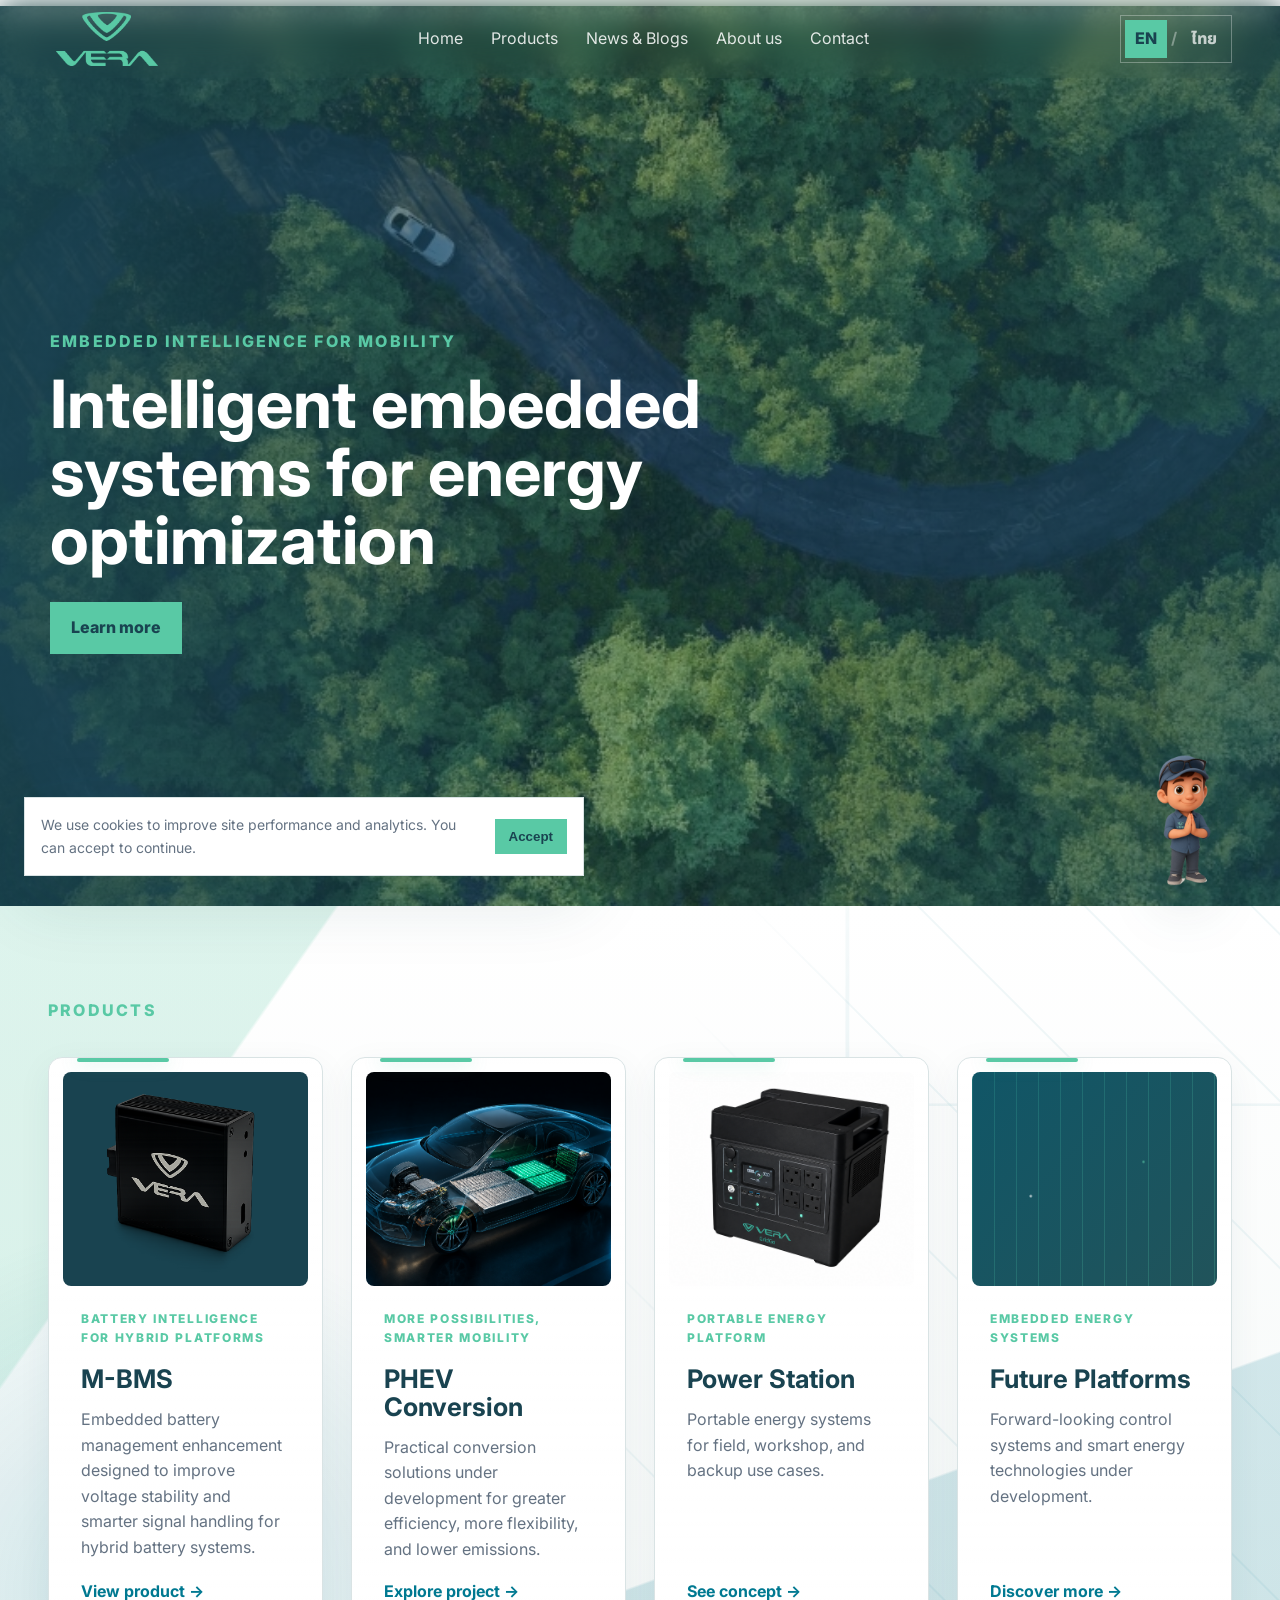
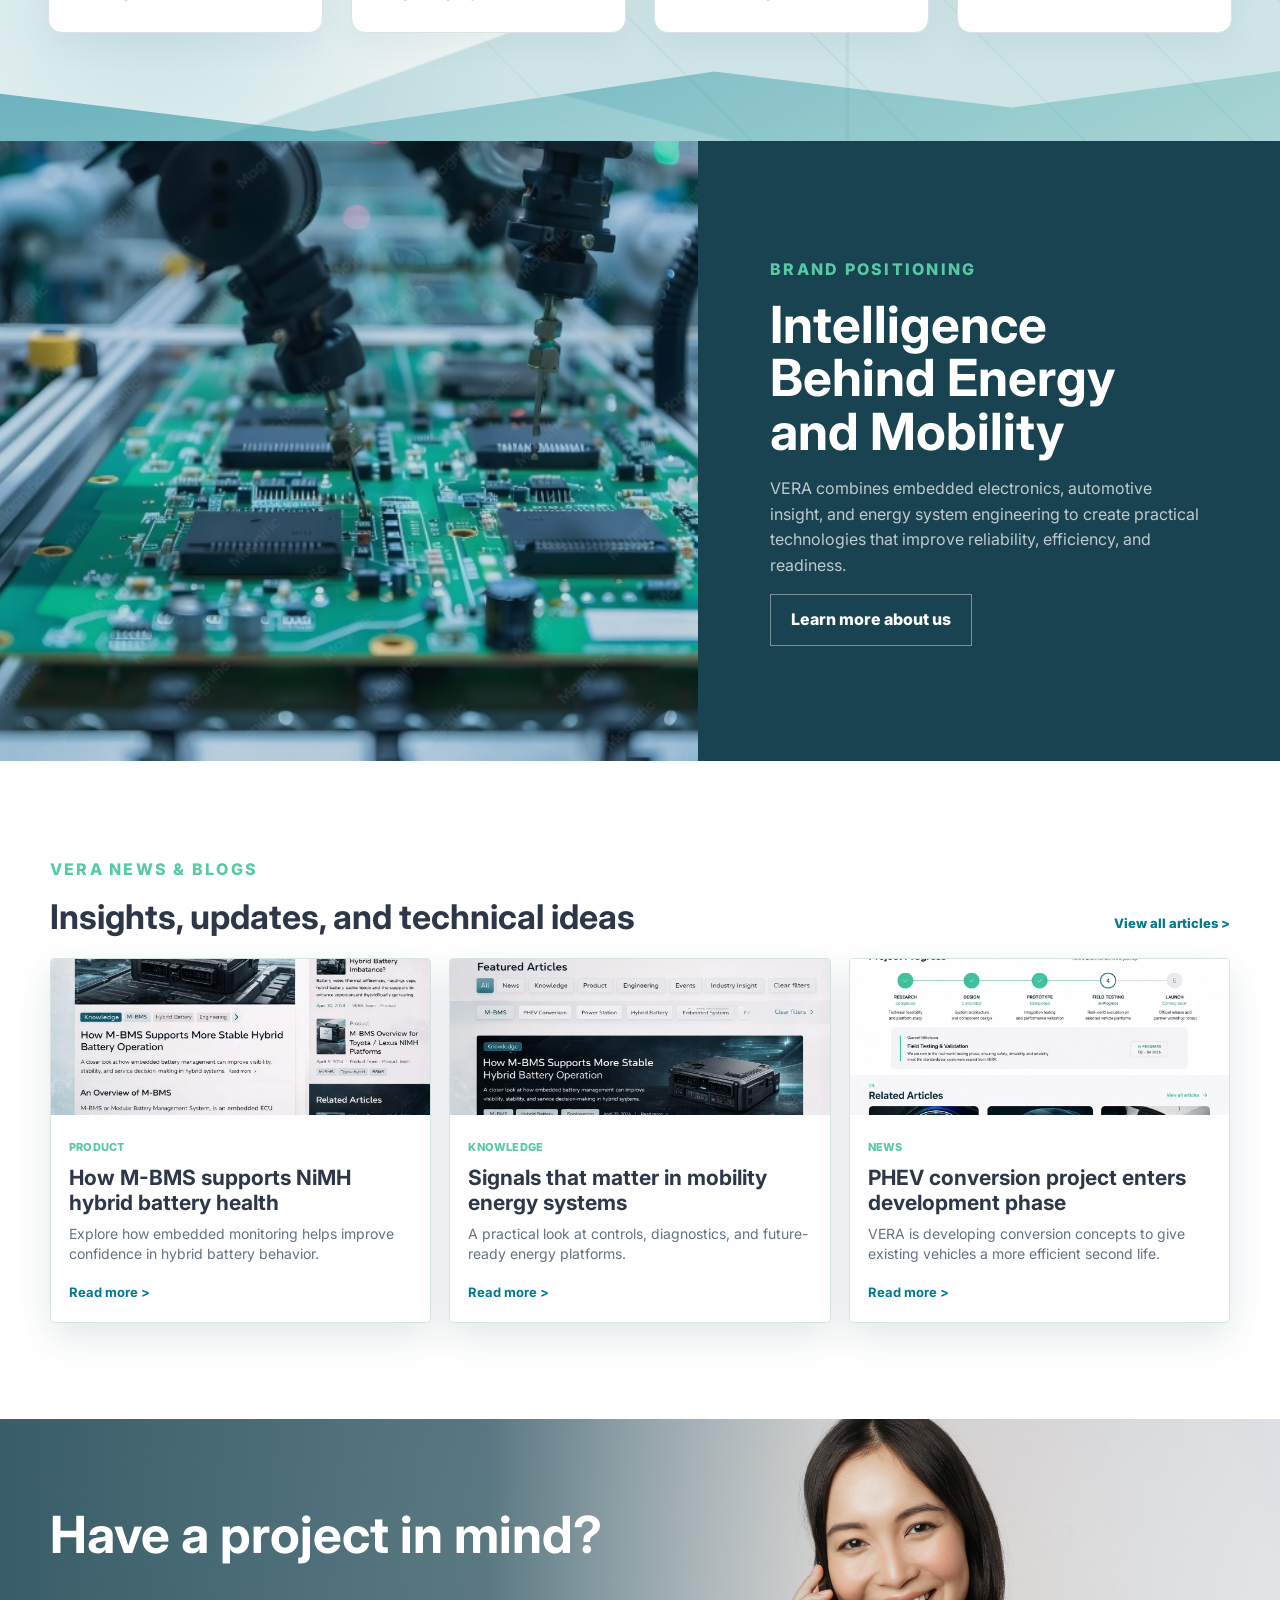
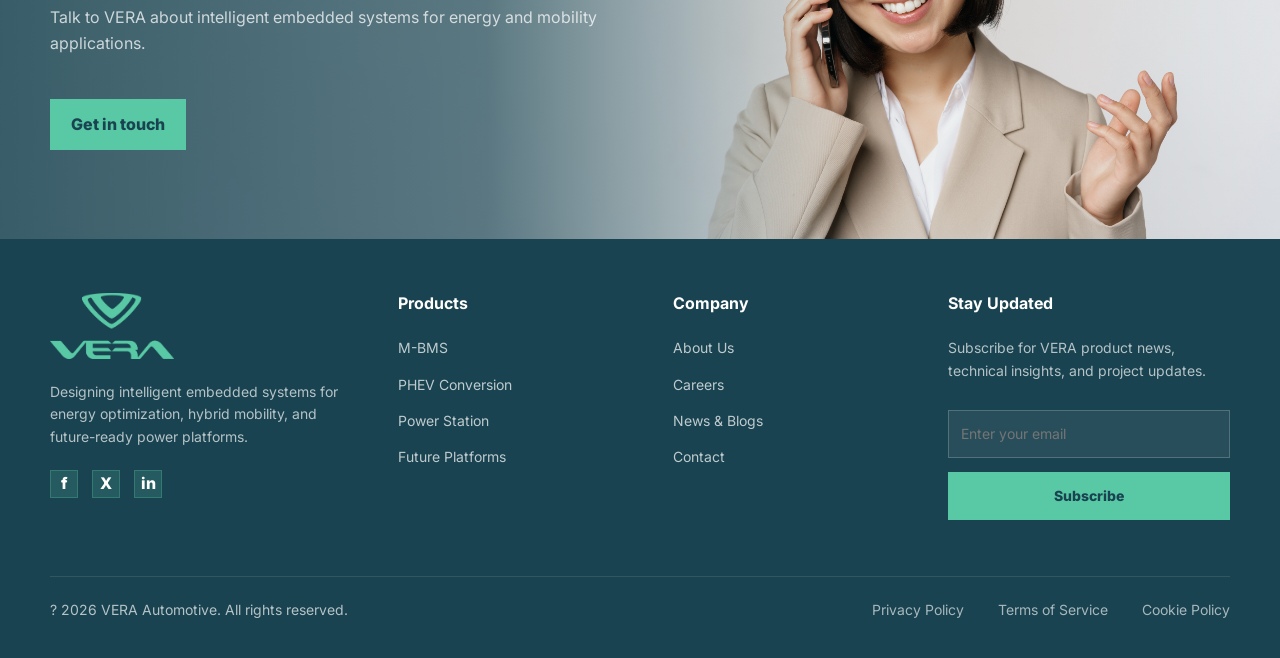
<file: index.html>
<!doctype html>
<html lang="en">
  <head>
    <meta charset="utf-8">
    <meta name="viewport" content="width=device-width, initial-scale=1">
    <title>VERA Automotive | Intelligent Energy & Mobility Systems</title>
    <meta name="description" content="Design, engineering, and production of intelligent embedded systems for energy optimization.">
    <link rel="stylesheet" href="styles.css">
  </head>
  <body>
    <header class="site-header">
      <a class="brand brand-logo" href="index.html" aria-label="VERA Automotive home"><img src="assets/vera-logo-2025.png" alt="VERA Automotive"></a>
      <button class="nav-toggle" aria-label="Open navigation">Menu</button>
      <nav class="site-nav">
        <a href="index.html" data-i18n="nav.home">Home</a>
        <div class="nav-group">
          <a href="product-mbms.html" data-i18n="nav.products">Products</a>
          <div class="nav-menu">
            <a href="product-mbms.html">M-BMS</a>
            <span class="nav-menu-label" data-i18n="nav.futureProjects">Future projects</span>
            <a href="product-phev.html" data-i18n="product.phev.title">PHEV Conversion</a>
            <a href="product-power-station.html">Power Station</a>
          </div>
        </div>
        <a href="news.html" data-i18n="nav.news">News & Blogs</a>
        <a href="about.html" data-i18n="nav.about">About us</a>
        <a href="contact.html" data-i18n="nav.contact">Contact</a>
      </nav>
      <button class="lang-toggle" type="button">EN / TH</button>
    </header>

    <main>
      <section class="hero home-hero">
        <div class="hero-media" aria-hidden="true"></div>
        <div class="hero-content">
          <p class="eyebrow" data-i18n="hero.eyebrow">Embedded intelligence for mobility</p>
          <h1 data-i18n="hero.title">Intelligent embedded systems for energy optimization</h1>
          <a class="button button-primary" href="#products" data-i18n="cta.learnMore">Learn more</a>
        </div>
      </section>

      <section id="products" class="section products-section">
        <div class="products-shell">
          <div class="section-heading">
            <p class="eyebrow" data-i18n="nav.products">Products</p>
          </div>
          <div class="product-grid">
            <a class="product-card" href="product-mbms.html">
              <div class="product-graphic"><img src="assets/mbms-product-card-crop.png" alt="VERA M-BMS device" data-i18n-alt="alt.mbmsDevice"></div>
              <div>
                <span data-i18n="product.mbms.eyebrow">Battery intelligence for hybrid platforms</span>
                <h3>M-BMS</h3>
                <p data-i18n="product.mbms.body">Embedded battery management enhancement designed to improve voltage stability and smarter signal handling for hybrid battery systems.</p>
                <strong data-i18n="product.mbms.link">View product -></strong>
              </div>
            </a>
            <a class="product-card" href="product-phev.html">
              <div class="product-graphic"><img src="assets/phev-conversion-preview.png" alt="PHEV conversion vehicle concept" data-i18n-alt="alt.phevConcept"></div>
              <div>
                <span data-i18n="product.phev.eyebrow">More possibilities, smarter mobility</span>
                <h3 data-i18n="product.phev.title">PHEV Conversion</h3>
                <p data-i18n="product.phev.body">Practical conversion solutions under development for greater efficiency, more flexibility, and lower emissions.</p>
                <strong data-i18n="product.phev.link">Explore project -></strong>
              </div>
            </a>
            <a class="product-card" href="product-power-station.html">
              <div class="product-graphic"><img src="assets/power-station-preview.png" alt="VERA Power Station product" data-i18n-alt="alt.powerStation"></div>
              <div>
                <span data-i18n="product.power.eyebrow">Portable energy platform</span>
                <h3>Power Station</h3>
                <p data-i18n="product.power.body">Portable energy systems for field, workshop, and backup use cases.</p>
                <strong data-i18n="product.power.link">See concept -></strong>
              </div>
            </a>
            <a class="product-card" href="about.html">
              <div class="product-graphic graphic-pattern" aria-hidden="true"></div>
              <div>
                <span data-i18n="product.future.eyebrow">Embedded energy systems</span>
                <h3 data-i18n="product.future.title">Future Platforms</h3>
                <p data-i18n="product.future.body">Forward-looking control systems and smart energy technologies under development.</p>
                <strong data-i18n="product.future.link">Discover more -></strong>
              </div>
            </a>
          </div>
        </div>
      </section>

      <section class="split-feature dark-band">
        <div class="feature-visual pcb-visual"></div>
        <div class="feature-copy">
          <p class="eyebrow" data-i18n="brand.eyebrow">Brand positioning</p>
          <h2 data-i18n="brand.title">Intelligence Behind Energy and Mobility</h2>
          <p data-i18n="brand.body">VERA combines embedded electronics, automotive insight, and energy system engineering to create practical technologies that improve reliability, efficiency, and readiness.</p>
          <a class="button button-secondary" href="about.html" data-i18n="brand.link">Learn more about us</a>
        </div>
      </section>

      <section class="section">
        <div class="section-heading inline-heading compact-heading">
          <div>
            <p class="eyebrow" data-i18n="news.eyebrow">VERA News & Blogs</p>
            <h2 data-i18n="news.title">Insights, updates, and technical ideas</h2>
          </div>
          <a class="text-link view-all-link" href="news.html" data-i18n="news.viewAll">View all articles ></a>
        </div>
        <div class="article-grid related-articles">
          <article class="article-card">
            <img src="assets/docx-media/image5.jpeg" alt="M-BMS article preview" data-i18n-alt="alt.mbmsArticle">
            <div class="article-body">
              <span class="tag" data-i18n="tag.product">Product</span>
              <h3><a href="article.html" data-i18n="article.mbms.title">How M-BMS supports NiMH hybrid battery health</a></h3>
              <p data-i18n="article.mbms.body">Explore how embedded monitoring helps improve confidence in hybrid battery behavior.</p>
              <strong data-i18n="article.readMore">Read more ></strong>
            </div>
          </article>
          <article class="article-card">
            <img src="assets/docx-media/image6.jpeg" alt="Blogs and news preview" data-i18n-alt="alt.blogPreview">
            <div class="article-body">
              <span class="tag" data-i18n="tag.knowledge">Knowledge</span>
              <h3><a href="article.html" data-i18n="article.signals.title">Signals that matter in mobility energy systems</a></h3>
              <p data-i18n="article.signals.body">A practical look at controls, diagnostics, and future-ready energy platforms.</p>
              <strong data-i18n="article.readMore">Read more ></strong>
            </div>
          </article>
          <article class="article-card">
            <img src="assets/docx-media/image3.png" alt="PHEV conversion progress" data-i18n-alt="alt.phevProgress">
            <div class="article-body">
              <span class="tag" data-i18n="tag.news">News</span>
              <h3><a href="article.html" data-i18n="article.phev.title">PHEV conversion project enters development phase</a></h3>
              <p data-i18n="article.phev.body">VERA is developing conversion concepts to give existing vehicles a more efficient second life.</p>
              <strong data-i18n="article.readMore">Read more ></strong>
            </div>
          </article>
        </div>
      </section>

      <section class="cta-band contact-cta">
        <h2 data-i18n="contactCta.title">Have a project in mind?</h2>
        <p data-i18n="contactCta.body">Talk to VERA about intelligent embedded systems for energy and mobility applications.</p>
        <a class="button button-primary" href="contact.html" data-i18n="contactCta.link">Get in touch</a>
      </section>
    </main>

    <footer class="site-footer">
      <div class="footer-main">
        <div class="footer-brand">
          <img src="assets/vera-logo-2025.png" alt="VERA Automotive">
          <p data-i18n="footer.brandBody">Designing intelligent embedded systems for energy optimization, hybrid mobility, and future-ready power platforms.</p>
          <div class="social-links"><a href="#" aria-label="Facebook">f</a><a href="#" aria-label="X">X</a><a href="#" aria-label="LinkedIn">in</a></div>
        </div>
        <nav class="footer-column" aria-label="Products"><h3 data-i18n="nav.products">Products</h3><a href="product-mbms.html">M-BMS</a><a href="product-phev.html" data-i18n="product.phev.title">PHEV Conversion</a><a href="product-power-station.html">Power Station</a><a href="about.html" data-i18n="product.future.title">Future Platforms</a></nav>
        <nav class="footer-column" aria-label="Company"><h3 data-i18n="footer.company">Company</h3><a href="about.html" data-i18n="footer.aboutUs">About Us</a><a href="about.html" data-i18n="footer.careers">Careers</a><a href="news.html" data-i18n="nav.news">News & Blogs</a><a href="contact.html" data-i18n="nav.contact">Contact</a></nav>
        <form class="footer-newsletter"><h3 data-i18n="footer.stayUpdated">Stay Updated</h3><p data-i18n="footer.subscribeBody">Subscribe for VERA product news, technical insights, and project updates.</p><input type="email" placeholder="Enter your email" aria-label="Email address" data-i18n-placeholder="footer.emailPlaceholder"><button type="submit" data-i18n="footer.subscribe">Subscribe</button></form>
      </div>
      <div class="footer-bottom"><p data-i18n="footer.copyright">? 2026 VERA Automotive. All rights reserved.</p><nav><a href="#" data-i18n="footer.privacy">Privacy Policy</a><a href="#" data-i18n="footer.terms">Terms of Service</a><a href="#" data-i18n="footer.cookies">Cookie Policy</a></nav></div>
    </footer>
    <div class="pdpa-banner" role="dialog" aria-label="Privacy consent">
      <p>We use cookies to improve site performance and analytics. You can accept to continue.</p>
      <button type="button">Accept</button>
    </div>
    <a class="chat-float" href="https://www.facebook.com/veraautomotive/" target="_blank" rel="noopener noreferrer" aria-label="Message VERA Automotive on Facebook Messenger">
      <img class="chat-character chat-character-default" src="assets/vera-sawaddee-character.png" alt=""><img class="chat-character chat-character-hover" src="assets/vera-salute-character.png" alt="">
    </a>
    <script src="script.js"></script>
  </body>
</html>
</file>
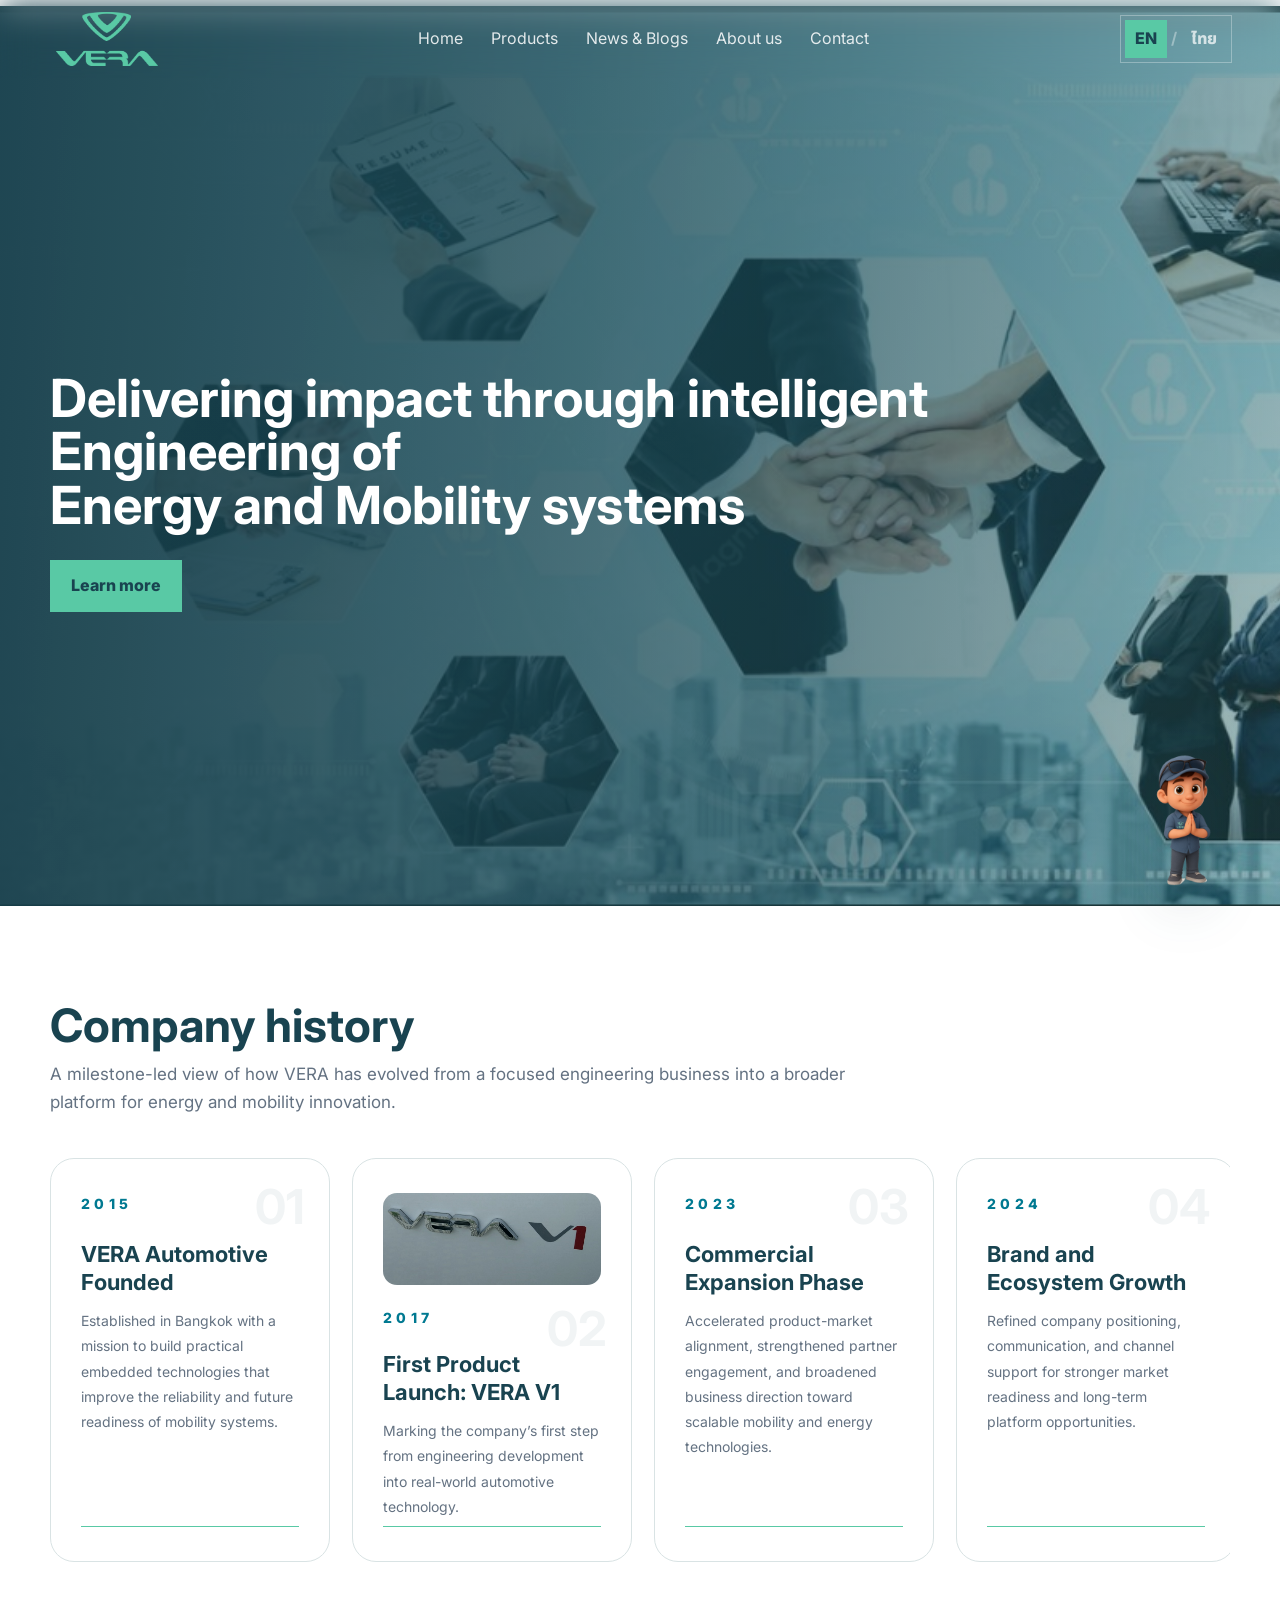
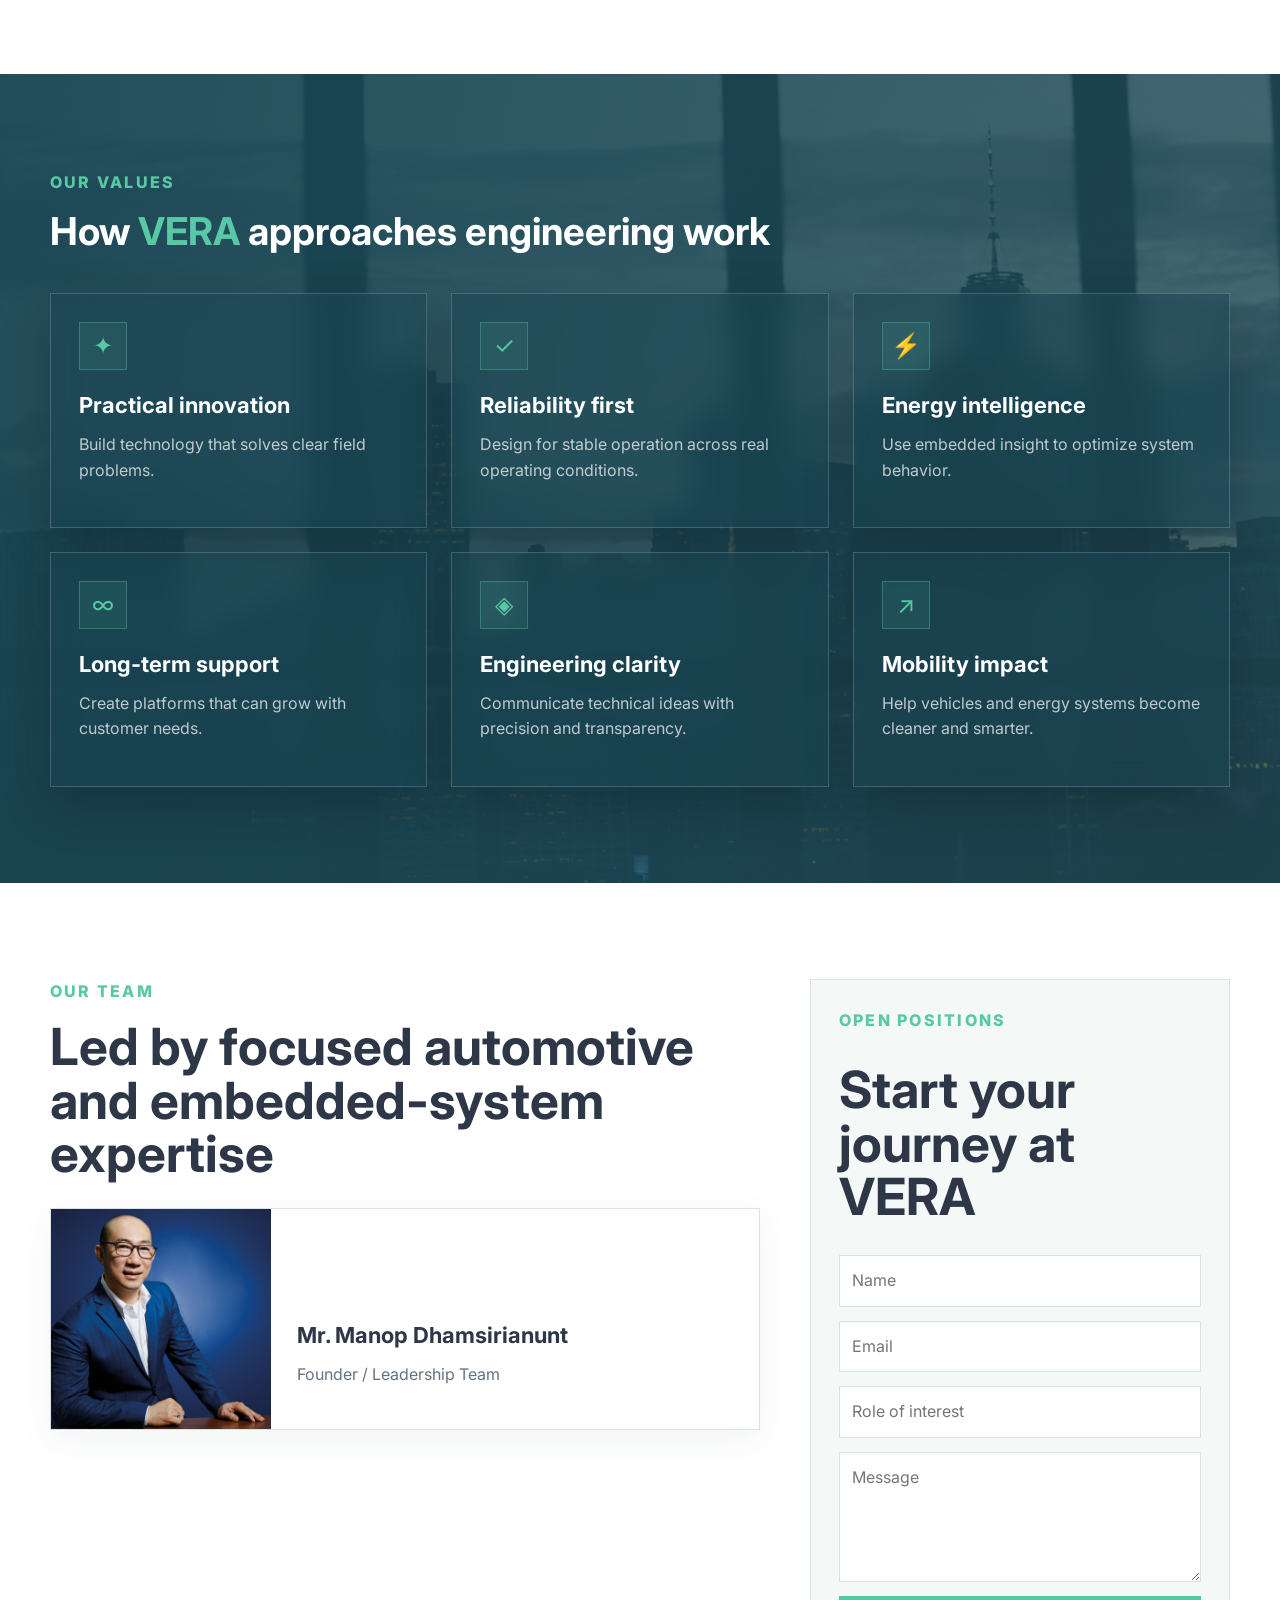
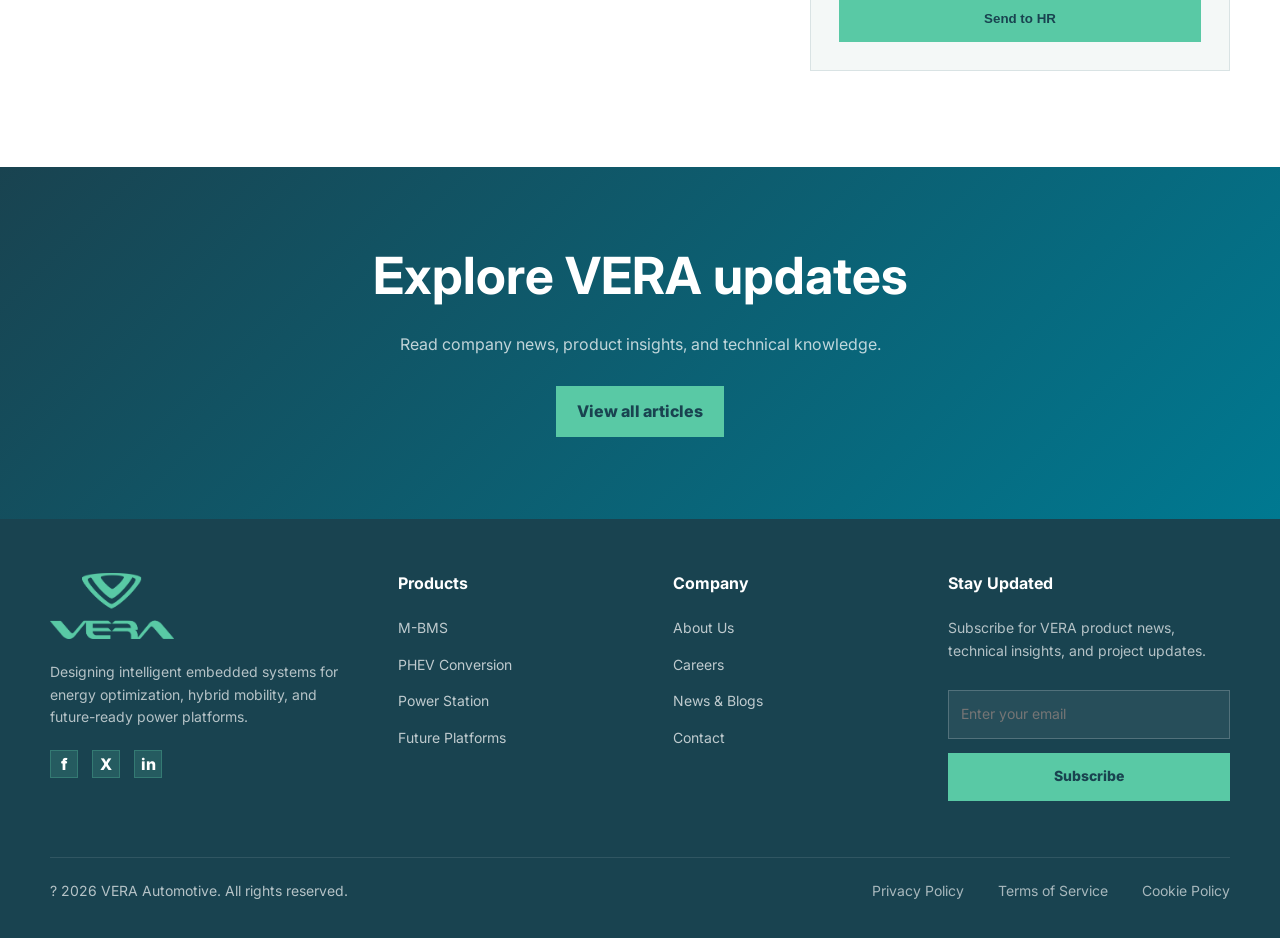
<file: about.html>
<!doctype html>
<html lang="en">
  <head>
    <meta charset="utf-8">
    <meta name="viewport" content="width=device-width, initial-scale=1">
    <title>About VERA Automotive</title>
    <link rel="stylesheet" href="styles.css">
  </head>
  <body>
    <header class="site-header">
      <a class="brand brand-logo" href="index.html"><img src="assets/vera-logo-2025.png" alt="VERA Automotive"></a>
      <button class="nav-toggle" aria-label="Open navigation">Menu</button>
      <nav class="site-nav">
        <a href="index.html">Home</a>
        <div class="nav-group">
          <a href="product-mbms.html">Products</a>
          <div class="nav-menu">
            <a href="product-mbms.html">M-BMS</a>
            <span class="nav-menu-label">Future projects</span>
            <a href="product-phev.html">PHEV Conversion</a>
            <a href="product-power-station.html">Power Station</a>
          </div>
        </div>
        <a href="news.html">News & Blogs</a><a href="about.html">About us</a><a href="contact.html">Contact</a>
      </nav>
      <button class="lang-toggle" type="button">EN / TH</button>
    </header>
    <main>
      <section class="hero about-hero">
        <div class="hero-media" aria-hidden="true"></div>
        <div class="hero-content">
          <h1>Delivering impact through intelligent<br>Engineering of<br>Energy and Mobility systems</h1>
          <a class="button button-primary" href="#history">Learn more</a>
        </div>
      </section>
      <section id="history" class="section history-section">
        <div class="section-heading history-heading"><h2>Company history</h2><p>A milestone-led view of how VERA has evolved from a focused engineering business into a broader platform for energy and mobility innovation.</p></div>
        <div class="timeline">
          <article><span>2015</span><strong>01</strong><h3>VERA Automotive Founded</h3><p>Established in Bangkok with a mission to build practical embedded technologies that improve the reliability and future readiness of mobility systems.</p></article>
          <article class="has-history-image"><img class="history-card-image" src="assets/vera-v1-2017-themed.jpg" alt="VERA V1 product badge"><span>2017</span><strong>02</strong><h3>First Product Launch: VERA V1</h3><p>Marking the company’s first step from engineering development into real-world automotive technology.</p></article>
          <article><span>2023</span><strong>03</strong><h3>Commercial Expansion Phase</h3><p>Accelerated product-market alignment, strengthened partner engagement, and broadened business direction toward scalable mobility and energy technologies.</p></article>
          <article><span>2024</span><strong>04</strong><h3>Brand and Ecosystem Growth</h3><p>Refined company positioning, communication, and channel support for stronger market readiness and long-term platform opportunities.</p></article>
          <article><span>2026</span><strong>05</strong><h3>Power Station Project</h3><p>Preparing portable energy systems for field, workshop, and backup power applications.</p></article>
        </div>
      </section>
      <section class="section values-section">
        <div class="section-heading values-heading"><p class="eyebrow">Our values</p><h2>How <span>VERA</span> approaches engineering work</h2></div>
        <div class="value-grid">
          <article class="value-card value-innovation"><span class="value-icon" aria-hidden="true"></span><h3>Practical innovation</h3><p>Build technology that solves clear field problems.</p></article>
          <article class="value-card value-reliability"><span class="value-icon" aria-hidden="true"></span><h3>Reliability first</h3><p>Design for stable operation across real operating conditions.</p></article>
          <article class="value-card value-intelligence"><span class="value-icon" aria-hidden="true"></span><h3>Energy intelligence</h3><p>Use embedded insight to optimize system behavior.</p></article>
          <article class="value-card value-support"><span class="value-icon" aria-hidden="true"></span><h3>Long-term support</h3><p>Create platforms that can grow with customer needs.</p></article>
          <article class="value-card value-clarity"><span class="value-icon" aria-hidden="true"></span><h3>Engineering clarity</h3><p>Communicate technical ideas with precision and transparency.</p></article>
          <article class="value-card value-impact"><span class="value-icon" aria-hidden="true"></span><h3>Mobility impact</h3><p>Help vehicles and energy systems become cleaner and smarter.</p></article>
        </div>
      </section>
      <section class="section team-careers">
        <div>
          <p class="eyebrow">Our team</p>
          <h2>Led by focused automotive and embedded-system expertise</h2>
          <article class="team-card">
            <img src="assets/manop-dhamsirianunt.jpg" alt="Mr. Manop Dhamsirianunt">
            <div>
              <h3>Mr. Manop Dhamsirianunt</h3>
              <p>Founder / Leadership Team</p>
            </div>
          </article>
        </div>
        <form class="panel-form" action="mailto:hr@veraautos.com" method="post" enctype="text/plain">
          <p class="eyebrow">Open positions</p>
          <h2>Start your journey at VERA</h2>
          <input name="name" placeholder="Name" required>
          <input name="email" type="email" placeholder="Email" required>
          <input name="role" placeholder="Role of interest">
          <textarea name="message" placeholder="Message"></textarea>
          <button class="button button-primary" type="submit">Send to HR</button>
        </form>
      </section>
      <section class="cta-band"><h2>Explore VERA updates</h2><p>Read company news, product insights, and technical knowledge.</p><a class="button button-primary" href="news.html">View all articles</a></section>
    </main>
    <footer class="site-footer">
      <div class="footer-main">
        <div class="footer-brand">
          <img src="assets/vera-logo-2025.png" alt="VERA Automotive">
          <p data-i18n="footer.brandBody">Designing intelligent embedded systems for energy optimization, hybrid mobility, and future-ready power platforms.</p>
          <div class="social-links"><a href="#" aria-label="Facebook">f</a><a href="#" aria-label="X">X</a><a href="#" aria-label="LinkedIn">in</a></div>
        </div>
        <nav class="footer-column" aria-label="Products"><h3 data-i18n="nav.products">Products</h3><a href="product-mbms.html">M-BMS</a><a href="product-phev.html" data-i18n="product.phev.title">PHEV Conversion</a><a href="product-power-station.html">Power Station</a><a href="about.html" data-i18n="product.future.title">Future Platforms</a></nav>
        <nav class="footer-column" aria-label="Company"><h3 data-i18n="footer.company">Company</h3><a href="about.html" data-i18n="footer.aboutUs">About Us</a><a href="about.html" data-i18n="footer.careers">Careers</a><a href="news.html" data-i18n="nav.news">News & Blogs</a><a href="contact.html" data-i18n="nav.contact">Contact</a></nav>
        <form class="footer-newsletter"><h3 data-i18n="footer.stayUpdated">Stay Updated</h3><p data-i18n="footer.subscribeBody">Subscribe for VERA product news, technical insights, and project updates.</p><input type="email" placeholder="Enter your email" aria-label="Email address" data-i18n-placeholder="footer.emailPlaceholder"><button type="submit" data-i18n="footer.subscribe">Subscribe</button></form>
      </div>
      <div class="footer-bottom"><p data-i18n="footer.copyright">? 2026 VERA Automotive. All rights reserved.</p><nav><a href="#" data-i18n="footer.privacy">Privacy Policy</a><a href="#" data-i18n="footer.terms">Terms of Service</a><a href="#" data-i18n="footer.cookies">Cookie Policy</a></nav></div>
    </footer>

<a class="chat-float" href="https://www.facebook.com/veraautomotive/" target="_blank" rel="noopener noreferrer" aria-label="Message VERA Automotive on Facebook Messenger">
      <img class="chat-character chat-character-default" src="assets/vera-sawaddee-character.png" alt=""><img class="chat-character chat-character-hover" src="assets/vera-salute-character.png" alt="">
    </a>
    <script src="script.js"></script>
  </body>
</html>
</file>
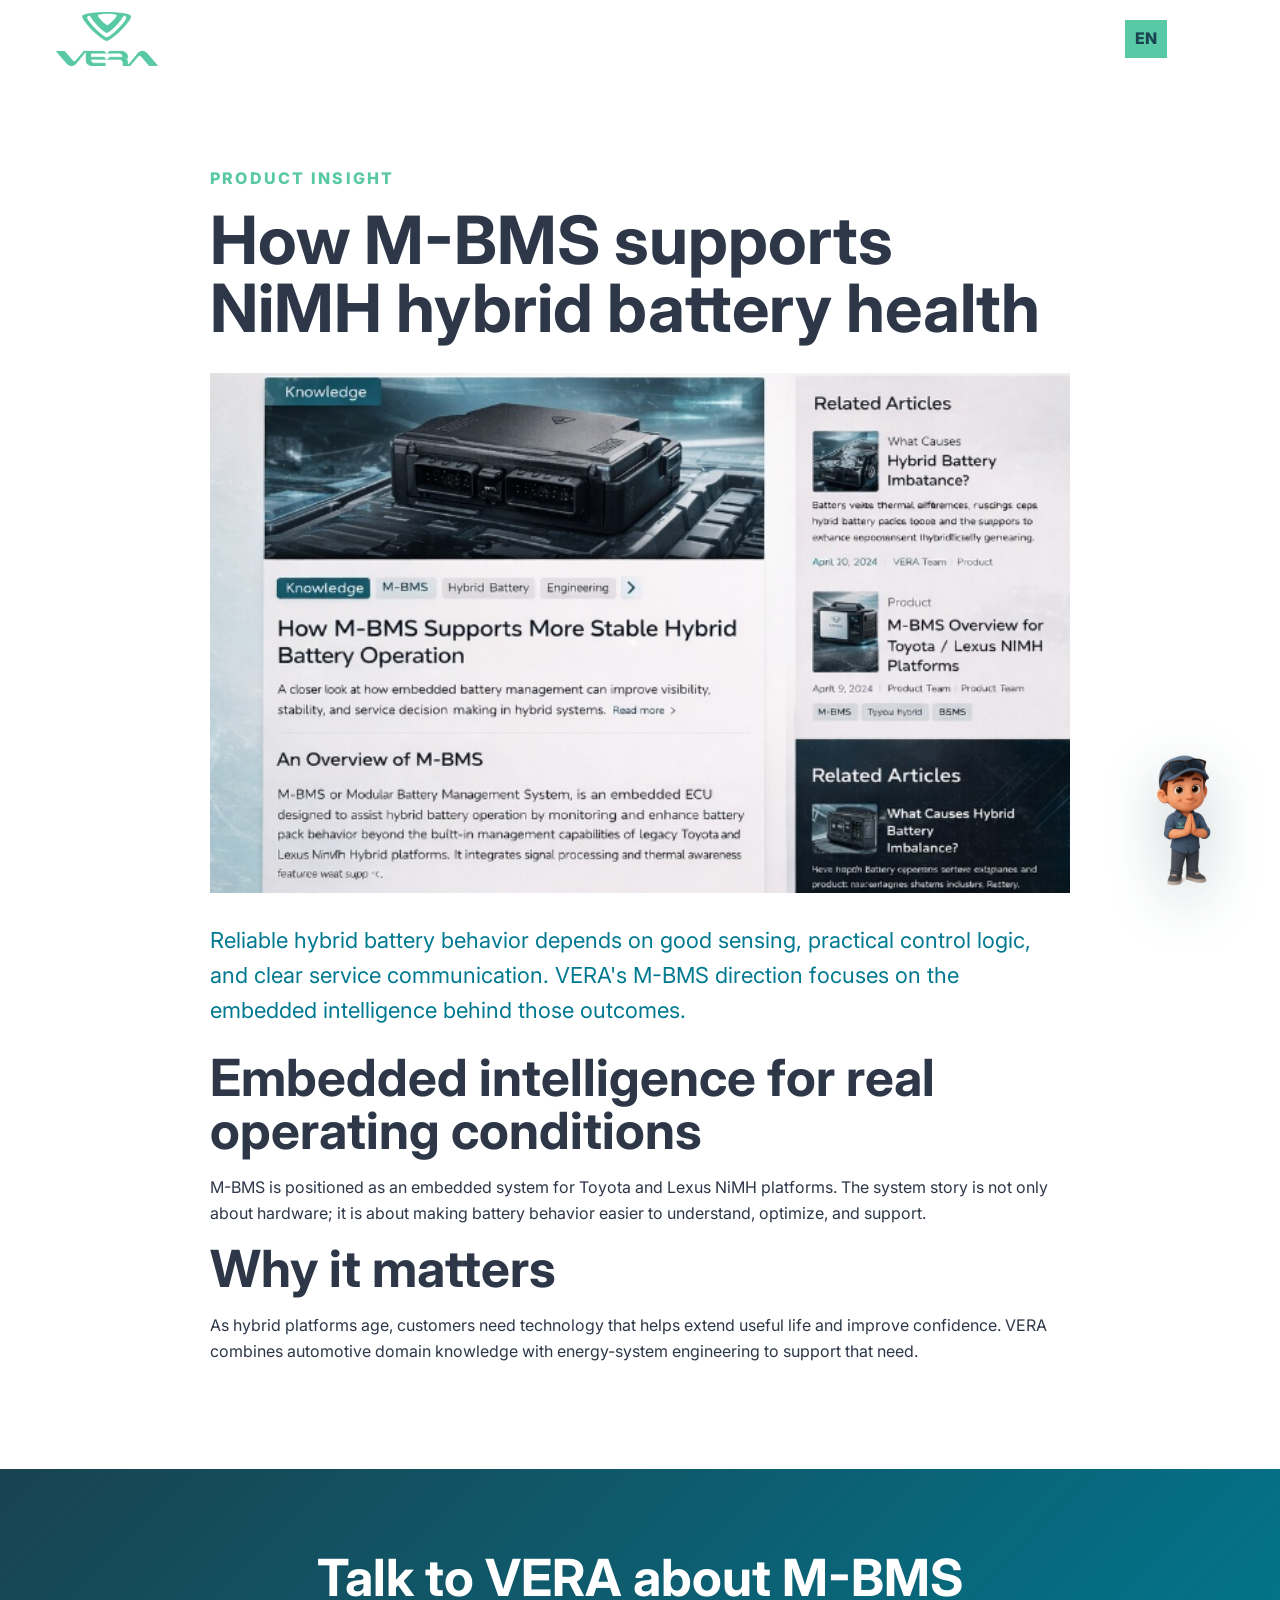
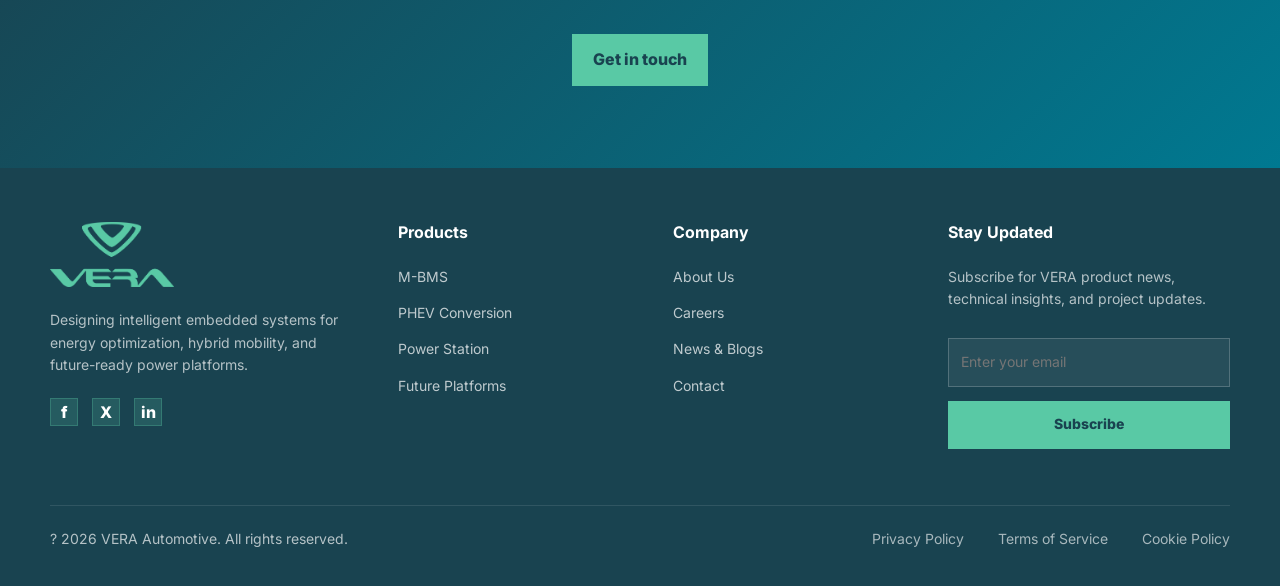
<file: article.html>
<!doctype html>
<html lang="en">
  <head><meta charset="utf-8"><meta name="viewport" content="width=device-width, initial-scale=1"><title>Article | VERA Automotive</title><link rel="stylesheet" href="styles.css"></head>
  <body>
    <header class="site-header"><a class="brand brand-logo" href="index.html"><img src="assets/vera-logo-2025.png" alt="VERA Automotive"></a><button class="nav-toggle" aria-label="Open navigation">Menu</button><nav class="site-nav"><a href="index.html">Home</a><div class="nav-group"><a href="product-mbms.html">Products</a><div class="nav-menu"><a href="product-mbms.html">M-BMS</a><span class="nav-menu-label">Future projects</span><a href="product-phev.html">PHEV Conversion</a><a href="product-power-station.html">Power Station</a></div></div><a href="news.html">News & Blogs</a><a href="about.html">About us</a><a href="contact.html">Contact</a></nav><button class="lang-toggle" type="button">EN / TH</button></header>
    <main>
      <article class="article-page">
        <p class="eyebrow">Product insight</p>
        <h1>How M-BMS supports NiMH hybrid battery health</h1>
        <img src="assets/docx-media/image5.jpeg" alt="M-BMS article visual">
        <p class="lead">Reliable hybrid battery behavior depends on good sensing, practical control logic, and clear service communication. VERA's M-BMS direction focuses on the embedded intelligence behind those outcomes.</p>
        <h2>Embedded intelligence for real operating conditions</h2>
        <p>M-BMS is positioned as an embedded system for Toyota and Lexus NiMH platforms. The system story is not only about hardware; it is about making battery behavior easier to understand, optimize, and support.</p>
        <h2>Why it matters</h2>
        <p>As hybrid platforms age, customers need technology that helps extend useful life and improve confidence. VERA combines automotive domain knowledge with energy-system engineering to support that need.</p>
      </article>
      <section class="cta-band"><h2>Talk to VERA about M-BMS</h2><a class="button button-primary" href="contact.html">Get in touch</a></section>
    </main>
    <footer class="site-footer">
      <div class="footer-main">
        <div class="footer-brand">
          <img src="assets/vera-logo-2025.png" alt="VERA Automotive">
          <p data-i18n="footer.brandBody">Designing intelligent embedded systems for energy optimization, hybrid mobility, and future-ready power platforms.</p>
          <div class="social-links"><a href="#" aria-label="Facebook">f</a><a href="#" aria-label="X">X</a><a href="#" aria-label="LinkedIn">in</a></div>
        </div>
        <nav class="footer-column" aria-label="Products"><h3 data-i18n="nav.products">Products</h3><a href="product-mbms.html">M-BMS</a><a href="product-phev.html" data-i18n="product.phev.title">PHEV Conversion</a><a href="product-power-station.html">Power Station</a><a href="about.html" data-i18n="product.future.title">Future Platforms</a></nav>
        <nav class="footer-column" aria-label="Company"><h3 data-i18n="footer.company">Company</h3><a href="about.html" data-i18n="footer.aboutUs">About Us</a><a href="about.html" data-i18n="footer.careers">Careers</a><a href="news.html" data-i18n="nav.news">News & Blogs</a><a href="contact.html" data-i18n="nav.contact">Contact</a></nav>
        <form class="footer-newsletter"><h3 data-i18n="footer.stayUpdated">Stay Updated</h3><p data-i18n="footer.subscribeBody">Subscribe for VERA product news, technical insights, and project updates.</p><input type="email" placeholder="Enter your email" aria-label="Email address" data-i18n-placeholder="footer.emailPlaceholder"><button type="submit" data-i18n="footer.subscribe">Subscribe</button></form>
      </div>
      <div class="footer-bottom"><p data-i18n="footer.copyright">? 2026 VERA Automotive. All rights reserved.</p><nav><a href="#" data-i18n="footer.privacy">Privacy Policy</a><a href="#" data-i18n="footer.terms">Terms of Service</a><a href="#" data-i18n="footer.cookies">Cookie Policy</a></nav></div>
    </footer>
    <a class="chat-float" href="https://www.facebook.com/veraautomotive/" target="_blank" rel="noopener noreferrer" aria-label="Message VERA Automotive on Facebook Messenger">
      <img class="chat-character chat-character-default" src="assets/vera-sawaddee-character.png" alt=""><img class="chat-character chat-character-hover" src="assets/vera-salute-character.png" alt="">
    </a>
    <script src="script.js"></script>
  </body>
</html>
</file>
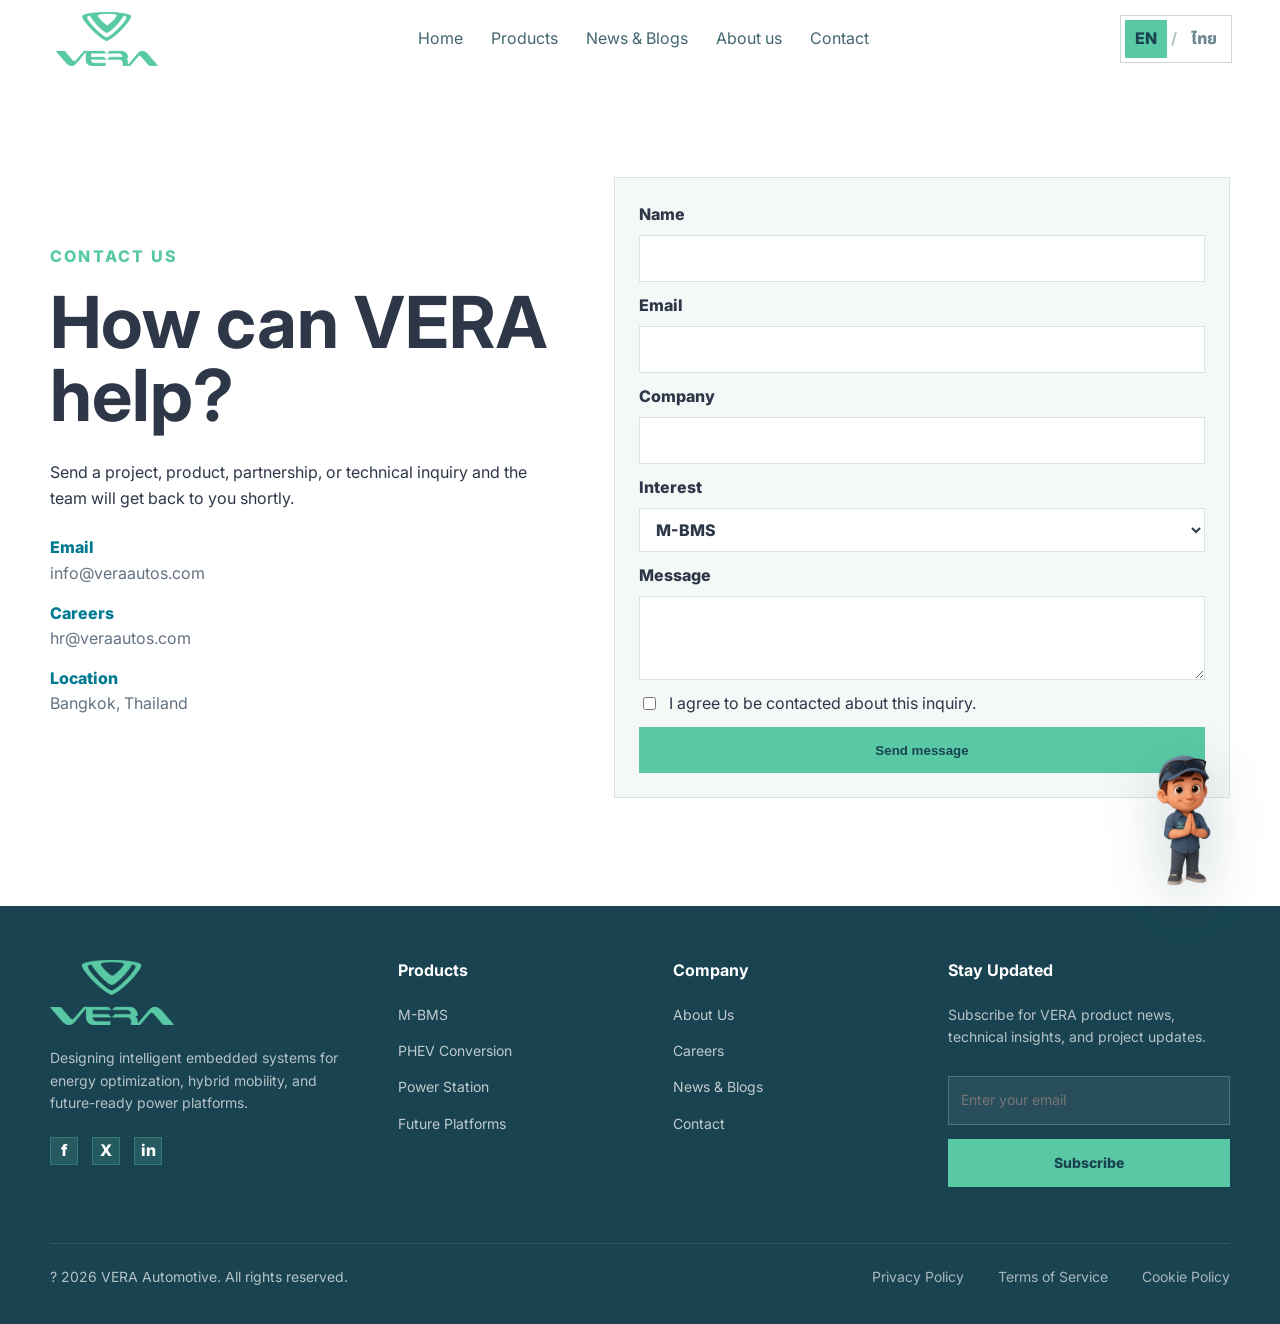
<file: contact.html>
<!doctype html>
<html lang="en">
  <head><meta charset="utf-8"><meta name="viewport" content="width=device-width, initial-scale=1"><title>Contact VERA Automotive</title><link rel="stylesheet" href="styles.css"></head>
  <body>
    <header class="site-header light-header"><a class="brand brand-logo" href="index.html"><img src="assets/vera-logo-2025.png" alt="VERA Automotive"></a><button class="nav-toggle" aria-label="Open navigation">Menu</button><nav class="site-nav"><a href="index.html">Home</a><div class="nav-group"><a href="product-mbms.html">Products</a><div class="nav-menu"><a href="product-mbms.html">M-BMS</a><span class="nav-menu-label">Future projects</span><a href="product-phev.html">PHEV Conversion</a><a href="product-power-station.html">Power Station</a></div></div><a href="news.html">News & Blogs</a><a href="about.html">About us</a><a href="contact.html">Contact</a></nav><button class="lang-toggle" type="button">EN / TH</button></header>
    <main>
      <section class="contact-layout">
        <div class="contact-info">
          <p class="eyebrow">Contact us</p>
          <h1>How can VERA help?</h1>
          <p>Send a project, product, partnership, or technical inquiry and the team will get back to you shortly.</p>
          <dl>
            <dt>Email</dt><dd><a href="mailto:info@veraautos.com">info@veraautos.com</a></dd>
            <dt>Careers</dt><dd><a href="mailto:hr@veraautos.com">hr@veraautos.com</a></dd>
            <dt>Location</dt><dd>Bangkok, Thailand</dd>
          </dl>
        </div>
        <form class="contact-form" action="mailto:info@veraautos.com" method="post" enctype="text/plain">
          <label>Name<input name="name" required></label>
          <label>Email<input name="email" type="email" required></label>
          <label>Company<input name="company"></label>
          <label>Interest<select name="interest"><option>M-BMS</option><option>PHEV Conversion</option><option>Power Station</option><option>Partnership</option><option>Other</option></select></label>
          <label>Message<textarea name="message" required></textarea></label>
          <label class="check-row"><input type="checkbox" required> I agree to be contacted about this inquiry.</label>
          <button class="button button-primary" type="submit">Send message</button>
        </form>
      </section>
    </main>
    <footer class="site-footer">
      <div class="footer-main">
        <div class="footer-brand">
          <img src="assets/vera-logo-2025.png" alt="VERA Automotive">
          <p data-i18n="footer.brandBody">Designing intelligent embedded systems for energy optimization, hybrid mobility, and future-ready power platforms.</p>
          <div class="social-links"><a href="#" aria-label="Facebook">f</a><a href="#" aria-label="X">X</a><a href="#" aria-label="LinkedIn">in</a></div>
        </div>
        <nav class="footer-column" aria-label="Products"><h3 data-i18n="nav.products">Products</h3><a href="product-mbms.html">M-BMS</a><a href="product-phev.html" data-i18n="product.phev.title">PHEV Conversion</a><a href="product-power-station.html">Power Station</a><a href="about.html" data-i18n="product.future.title">Future Platforms</a></nav>
        <nav class="footer-column" aria-label="Company"><h3 data-i18n="footer.company">Company</h3><a href="about.html" data-i18n="footer.aboutUs">About Us</a><a href="about.html" data-i18n="footer.careers">Careers</a><a href="news.html" data-i18n="nav.news">News & Blogs</a><a href="contact.html" data-i18n="nav.contact">Contact</a></nav>
        <form class="footer-newsletter"><h3 data-i18n="footer.stayUpdated">Stay Updated</h3><p data-i18n="footer.subscribeBody">Subscribe for VERA product news, technical insights, and project updates.</p><input type="email" placeholder="Enter your email" aria-label="Email address" data-i18n-placeholder="footer.emailPlaceholder"><button type="submit" data-i18n="footer.subscribe">Subscribe</button></form>
      </div>
      <div class="footer-bottom"><p data-i18n="footer.copyright">? 2026 VERA Automotive. All rights reserved.</p><nav><a href="#" data-i18n="footer.privacy">Privacy Policy</a><a href="#" data-i18n="footer.terms">Terms of Service</a><a href="#" data-i18n="footer.cookies">Cookie Policy</a></nav></div>
    </footer>
    <a class="chat-float" href="https://www.facebook.com/veraautomotive/" target="_blank" rel="noopener noreferrer" aria-label="Message VERA Automotive on Facebook Messenger">
      <img class="chat-character chat-character-default" src="assets/vera-sawaddee-character.png" alt=""><img class="chat-character chat-character-hover" src="assets/vera-salute-character.png" alt="">
    </a>
    <script src="script.js"></script>
  </body>
</html>
</file>
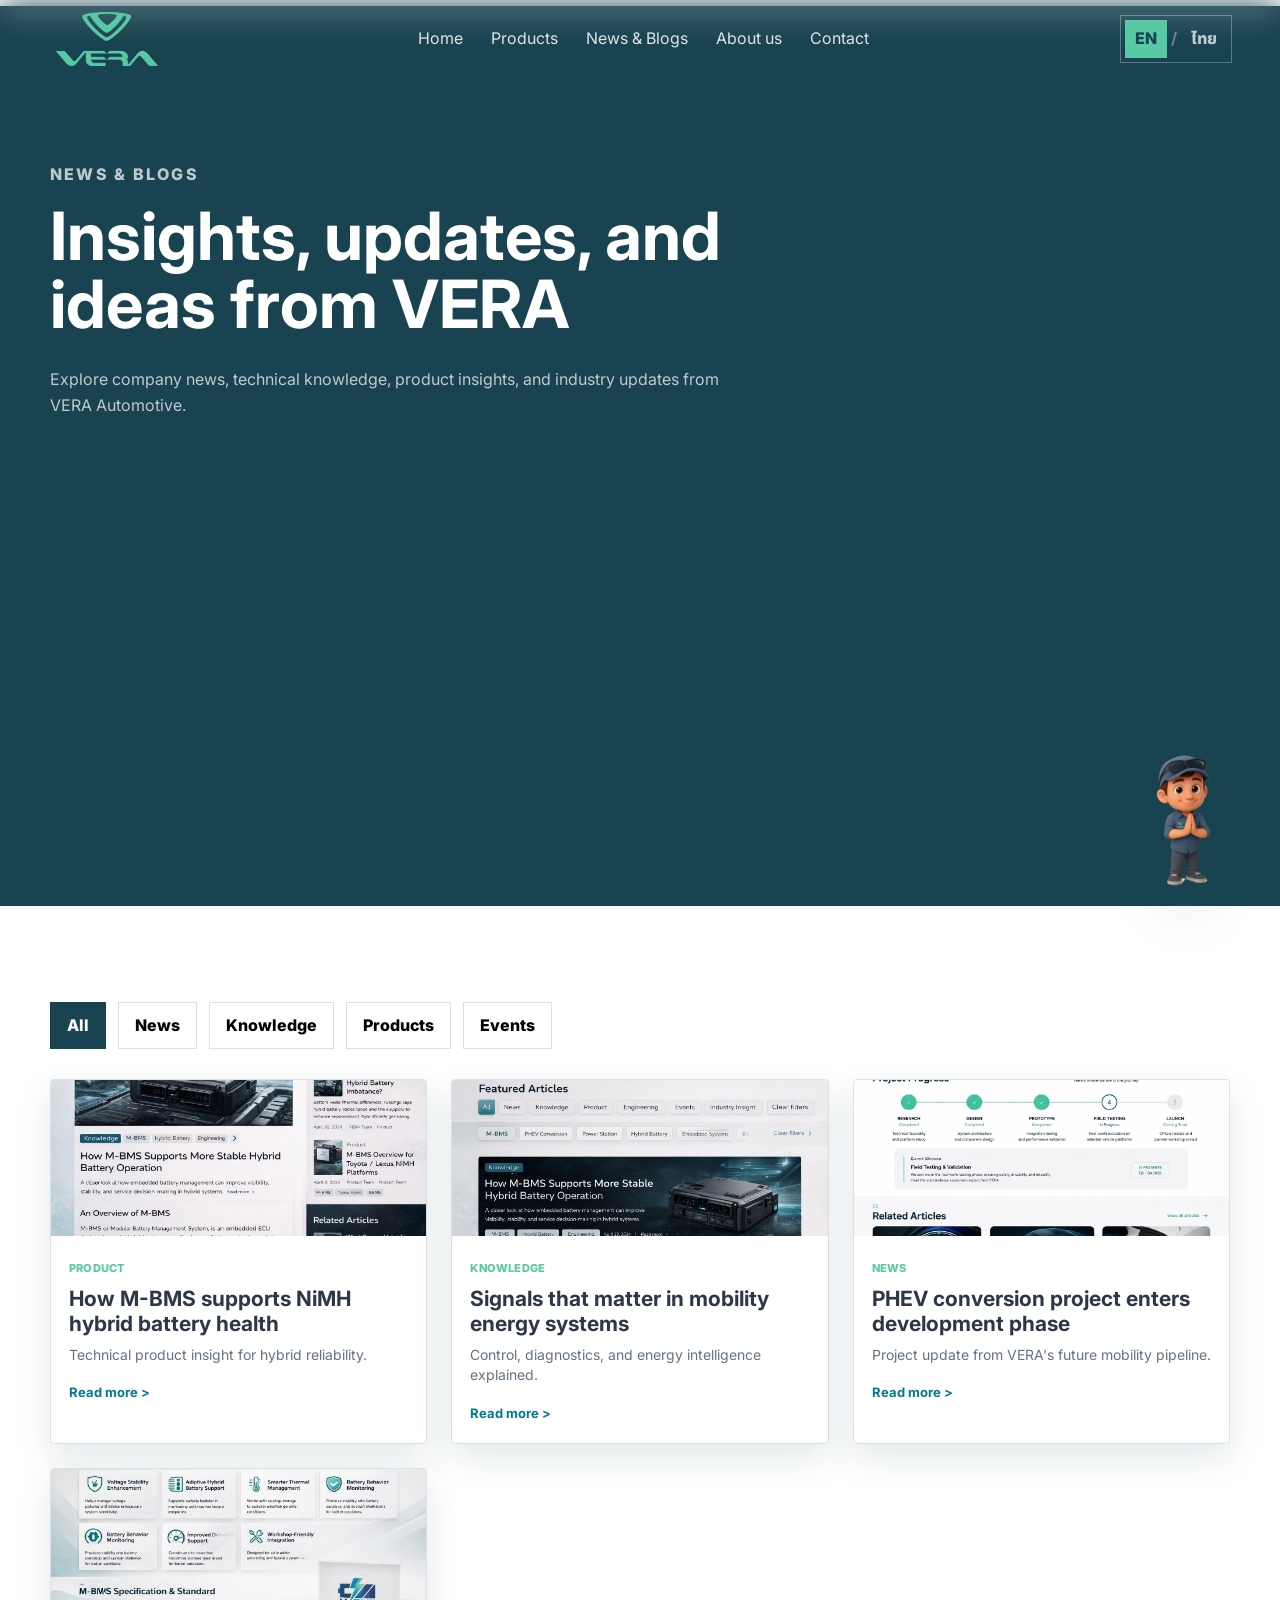
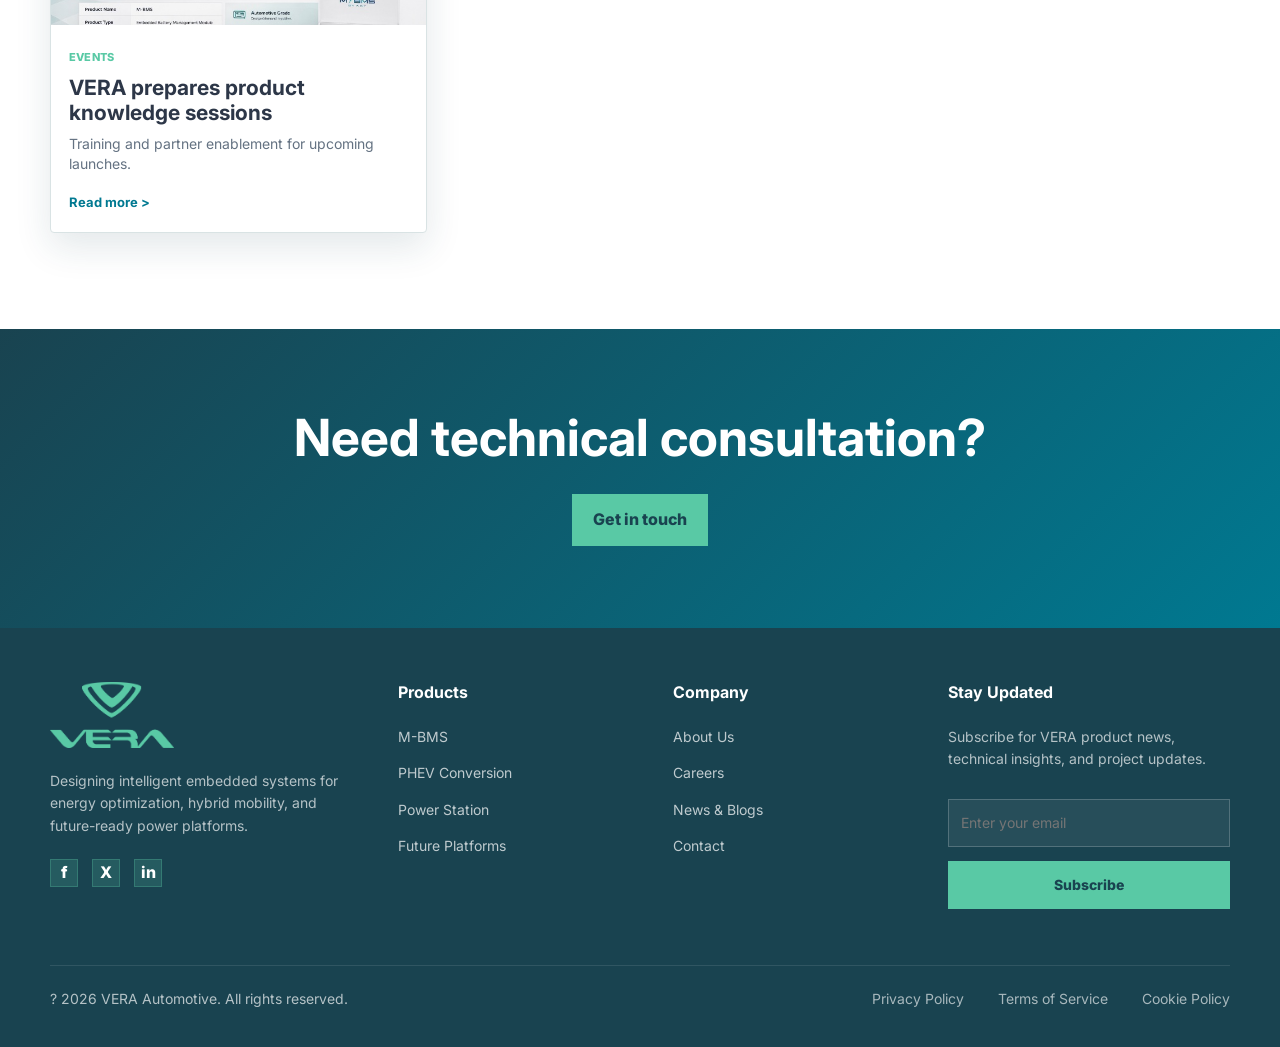
<file: news.html>
<!doctype html>
<html lang="en">
  <head><meta charset="utf-8"><meta name="viewport" content="width=device-width, initial-scale=1"><title>News & Blogs | VERA Automotive</title><link rel="stylesheet" href="styles.css"></head>
  <body>
    <header class="site-header"><a class="brand brand-logo" href="index.html"><img src="assets/vera-logo-2025.png" alt="VERA Automotive"></a><button class="nav-toggle" aria-label="Open navigation">Menu</button><nav class="site-nav"><a href="index.html">Home</a><div class="nav-group"><a href="product-mbms.html">Products</a><div class="nav-menu"><a href="product-mbms.html">M-BMS</a><span class="nav-menu-label">Future projects</span><a href="product-phev.html">PHEV Conversion</a><a href="product-power-station.html">Power Station</a></div></div><a href="news.html">News & Blogs</a><a href="about.html">About us</a><a href="contact.html">Contact</a></nav><button class="lang-toggle" type="button">EN / TH</button></header>
    <main>
      <section class="page-hero"><p class="eyebrow">News & Blogs</p><h1>Insights, updates, and ideas from VERA</h1><p>Explore company news, technical knowledge, product insights, and industry updates from VERA Automotive.</p></section>
      <section class="section">
        <div class="filter-bar" aria-label="Article filters"><button class="active" data-filter="all">All</button><button data-filter="news">News</button><button data-filter="knowledge">Knowledge</button><button data-filter="product">Products</button><button data-filter="event">Events</button></div>
        <div class="article-grid filterable">
          <article class="article-card" data-category="product"><img src="assets/docx-media/image5.jpeg" alt="M-BMS"><div class="article-body"><span class="tag">Product</span><h3><a href="article.html">How M-BMS supports NiMH hybrid battery health</a></h3><p>Technical product insight for hybrid reliability.</p><strong>Read more &gt;</strong></div></article>
          <article class="article-card" data-category="knowledge"><img src="assets/docx-media/image6.jpeg" alt="Energy system"><div class="article-body"><span class="tag">Knowledge</span><h3><a href="article.html">Signals that matter in mobility energy systems</a></h3><p>Control, diagnostics, and energy intelligence explained.</p><strong>Read more &gt;</strong></div></article>
          <article class="article-card" data-category="news"><img src="assets/docx-media/image3.png" alt="PHEV"><div class="article-body"><span class="tag">News</span><h3><a href="article.html">PHEV conversion project enters development phase</a></h3><p>Project update from VERA's future mobility pipeline.</p><strong>Read more &gt;</strong></div></article>
          <article class="article-card" data-category="event"><img src="assets/docx-media/image2.jpeg" alt="M-BMS showcase"><div class="article-body"><span class="tag">Events</span><h3><a href="article.html">VERA prepares product knowledge sessions</a></h3><p>Training and partner enablement for upcoming launches.</p><strong>Read more &gt;</strong></div></article>
        </div>
      </section>
      <section class="cta-band"><h2>Need technical consultation?</h2><a class="button button-primary" href="contact.html">Get in touch</a></section>
    </main>
    <footer class="site-footer">
      <div class="footer-main">
        <div class="footer-brand">
          <img src="assets/vera-logo-2025.png" alt="VERA Automotive">
          <p data-i18n="footer.brandBody">Designing intelligent embedded systems for energy optimization, hybrid mobility, and future-ready power platforms.</p>
          <div class="social-links"><a href="#" aria-label="Facebook">f</a><a href="#" aria-label="X">X</a><a href="#" aria-label="LinkedIn">in</a></div>
        </div>
        <nav class="footer-column" aria-label="Products"><h3 data-i18n="nav.products">Products</h3><a href="product-mbms.html">M-BMS</a><a href="product-phev.html" data-i18n="product.phev.title">PHEV Conversion</a><a href="product-power-station.html">Power Station</a><a href="about.html" data-i18n="product.future.title">Future Platforms</a></nav>
        <nav class="footer-column" aria-label="Company"><h3 data-i18n="footer.company">Company</h3><a href="about.html" data-i18n="footer.aboutUs">About Us</a><a href="about.html" data-i18n="footer.careers">Careers</a><a href="news.html" data-i18n="nav.news">News & Blogs</a><a href="contact.html" data-i18n="nav.contact">Contact</a></nav>
        <form class="footer-newsletter"><h3 data-i18n="footer.stayUpdated">Stay Updated</h3><p data-i18n="footer.subscribeBody">Subscribe for VERA product news, technical insights, and project updates.</p><input type="email" placeholder="Enter your email" aria-label="Email address" data-i18n-placeholder="footer.emailPlaceholder"><button type="submit" data-i18n="footer.subscribe">Subscribe</button></form>
      </div>
      <div class="footer-bottom"><p data-i18n="footer.copyright">? 2026 VERA Automotive. All rights reserved.</p><nav><a href="#" data-i18n="footer.privacy">Privacy Policy</a><a href="#" data-i18n="footer.terms">Terms of Service</a><a href="#" data-i18n="footer.cookies">Cookie Policy</a></nav></div>
    </footer>
    <a class="chat-float" href="https://www.facebook.com/veraautomotive/" target="_blank" rel="noopener noreferrer" aria-label="Message VERA Automotive on Facebook Messenger">
      <img class="chat-character chat-character-default" src="assets/vera-sawaddee-character.png" alt=""><img class="chat-character chat-character-hover" src="assets/vera-salute-character.png" alt="">
    </a>
    <script src="script.js"></script>
  </body>
</html>
</file>
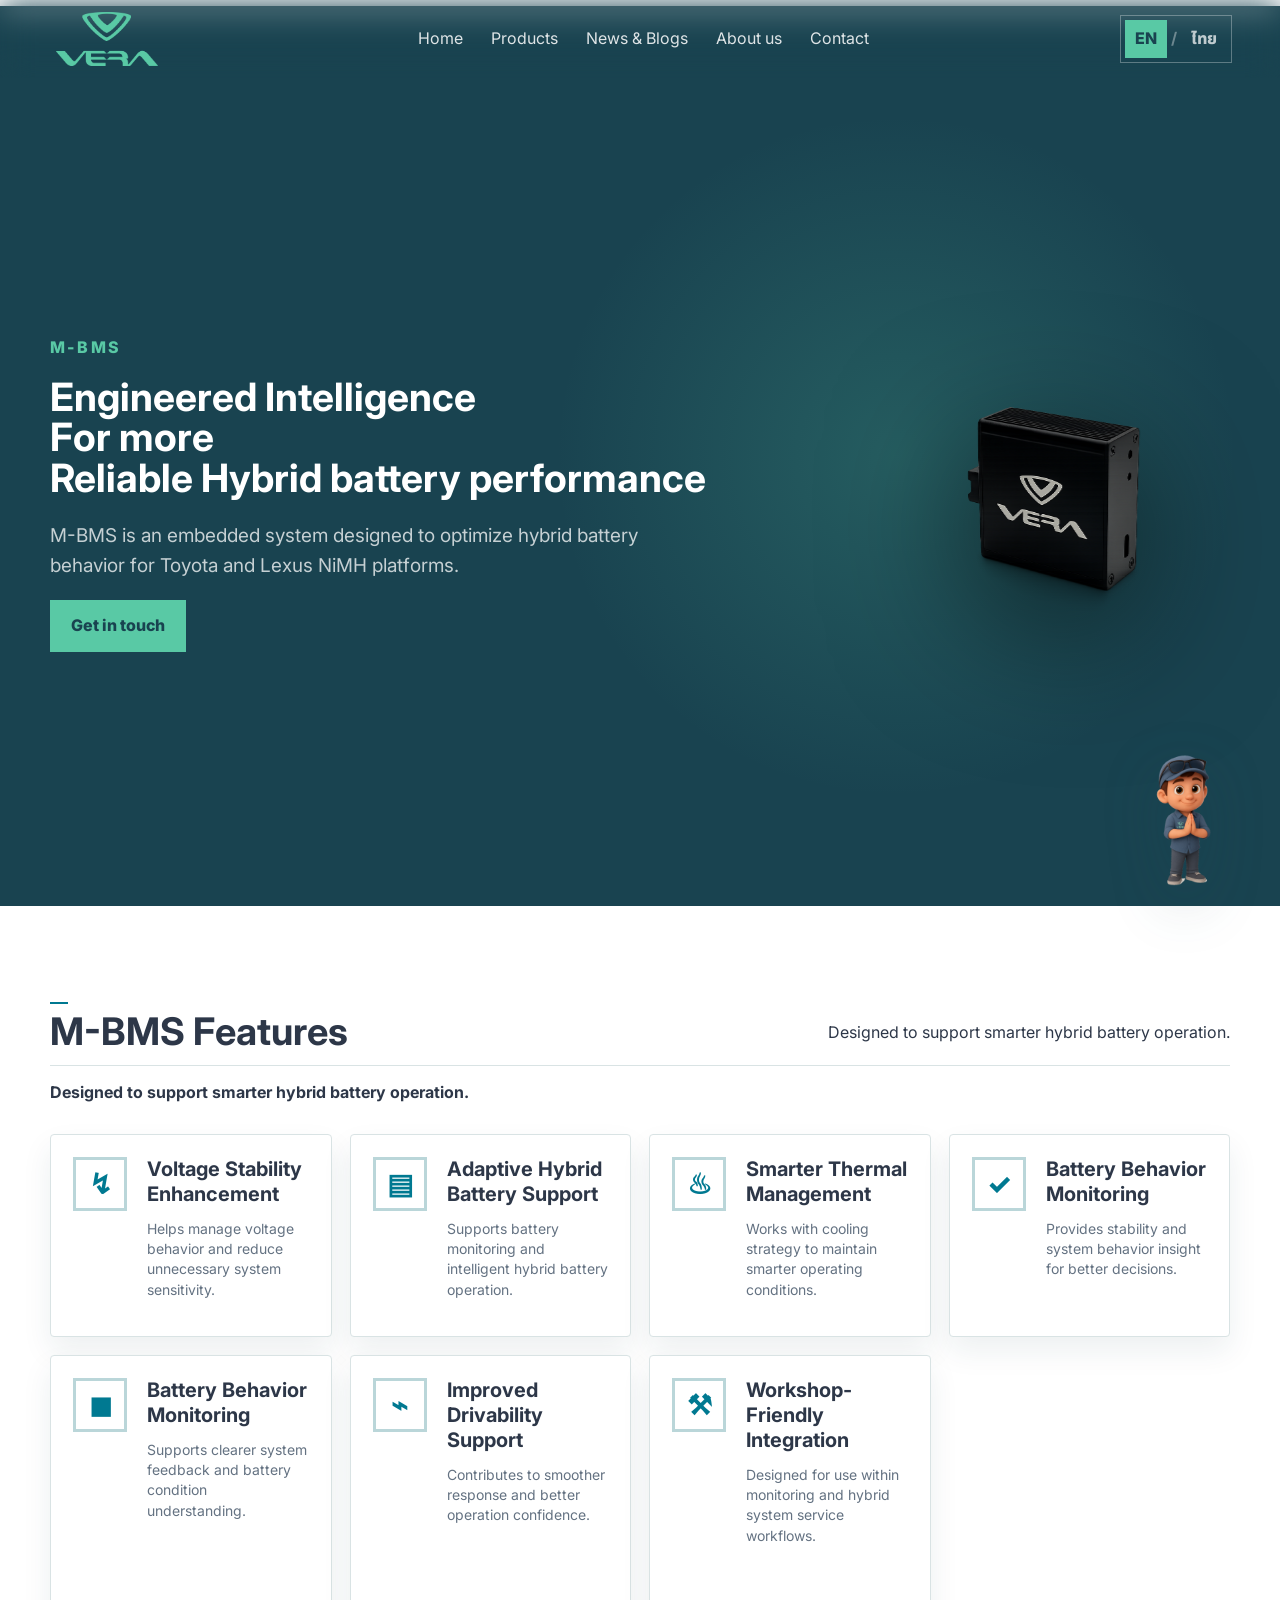
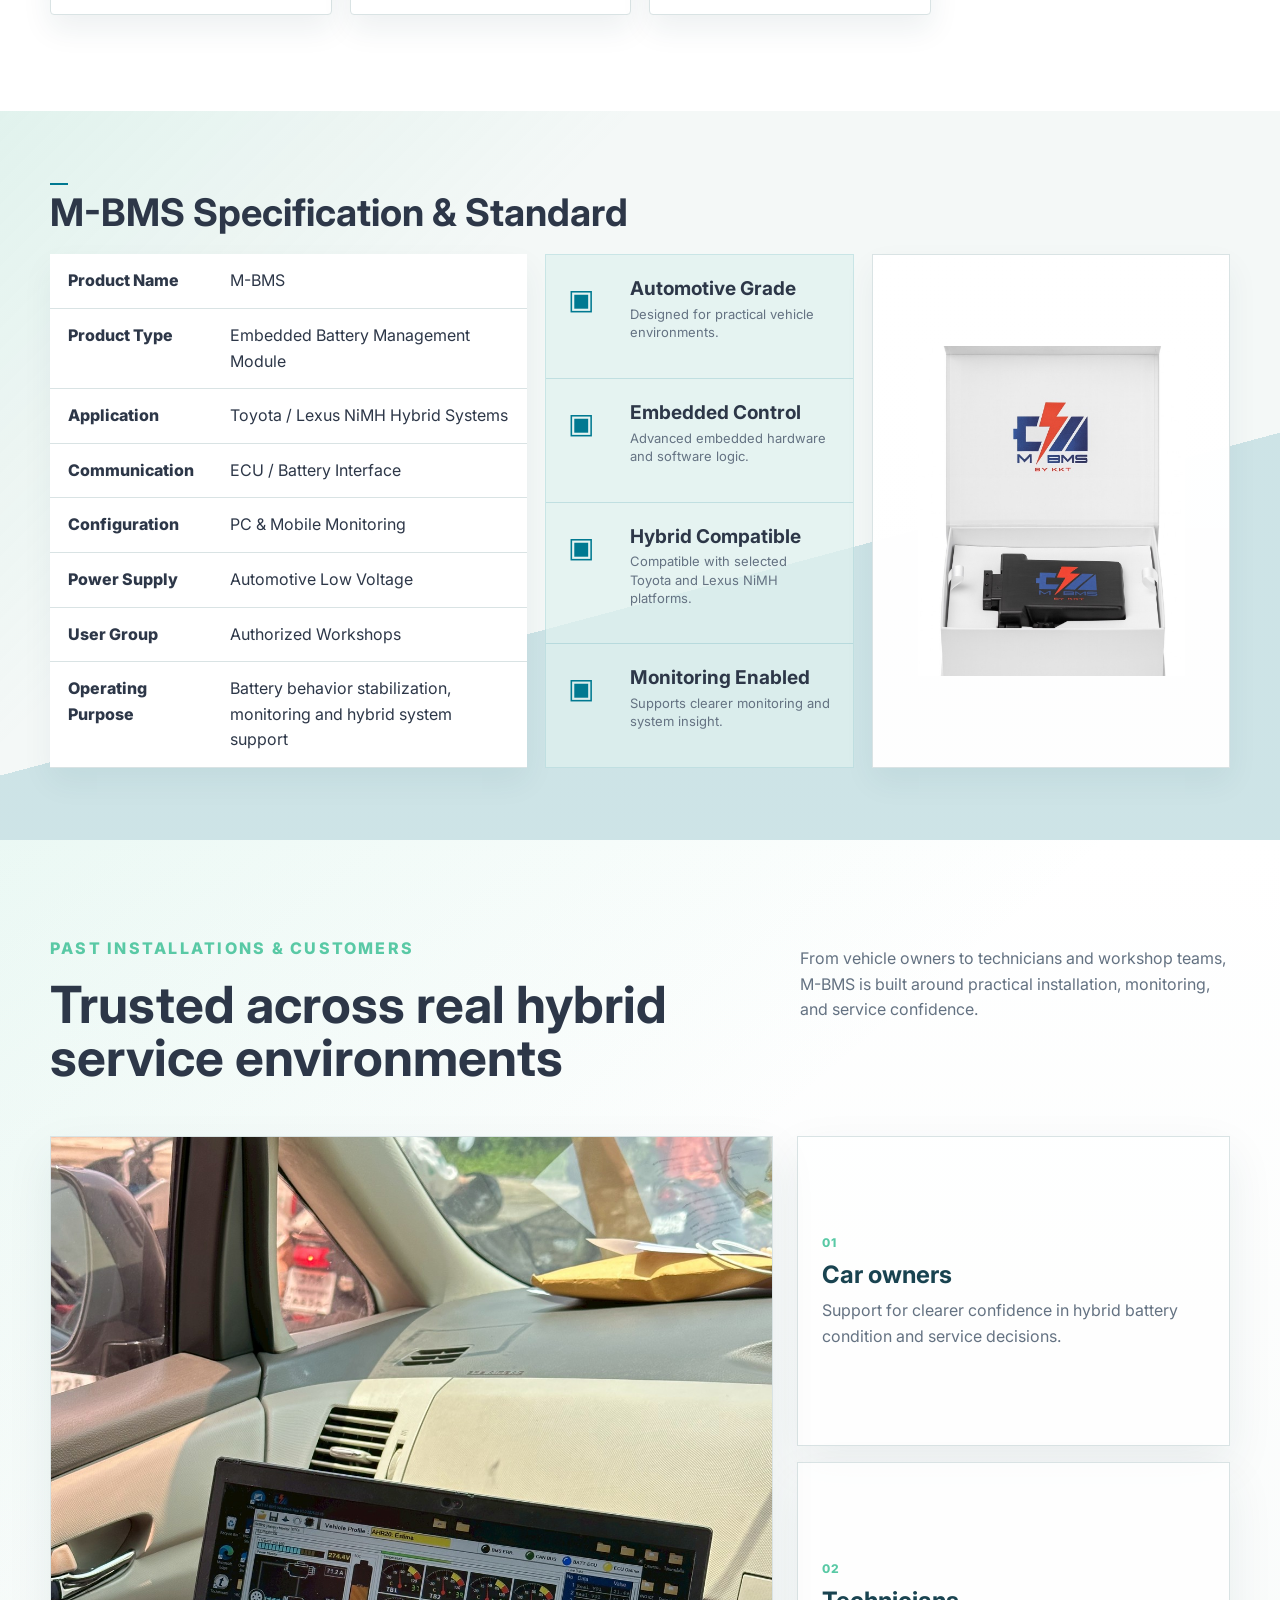
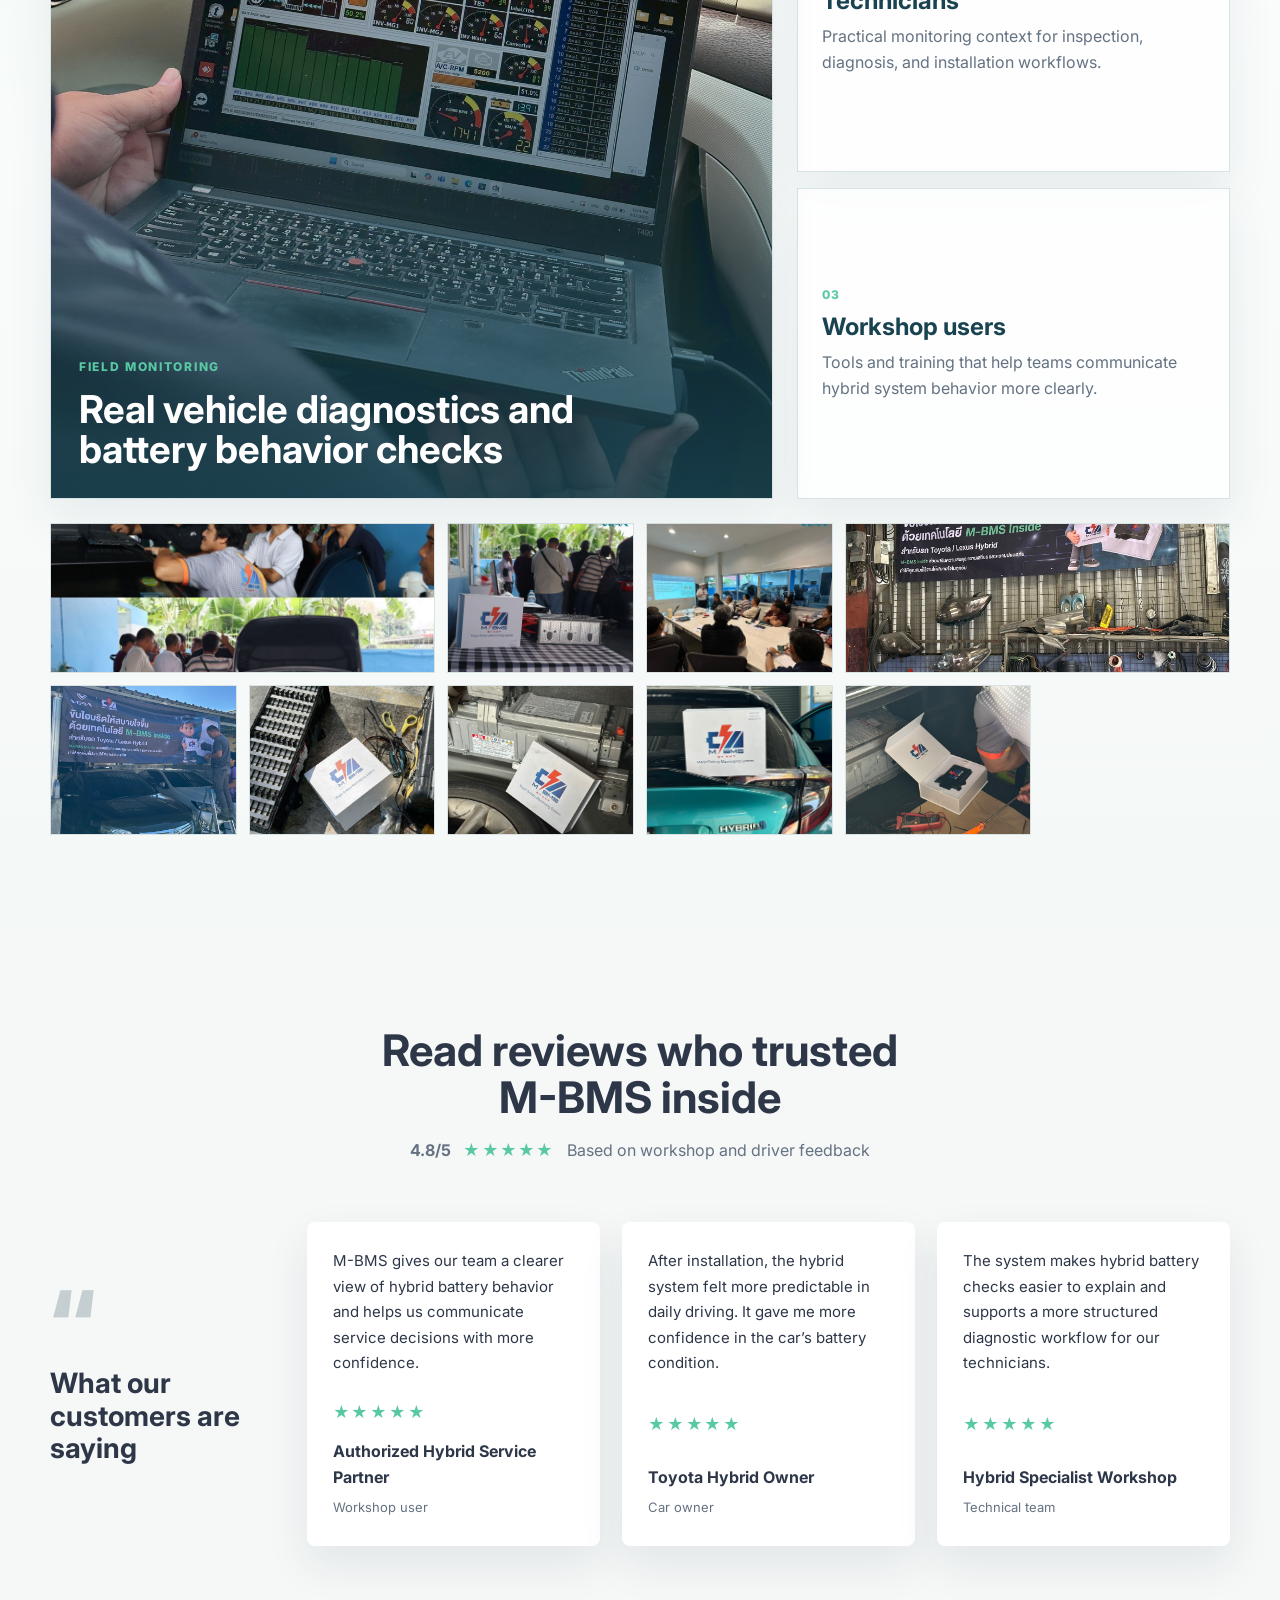
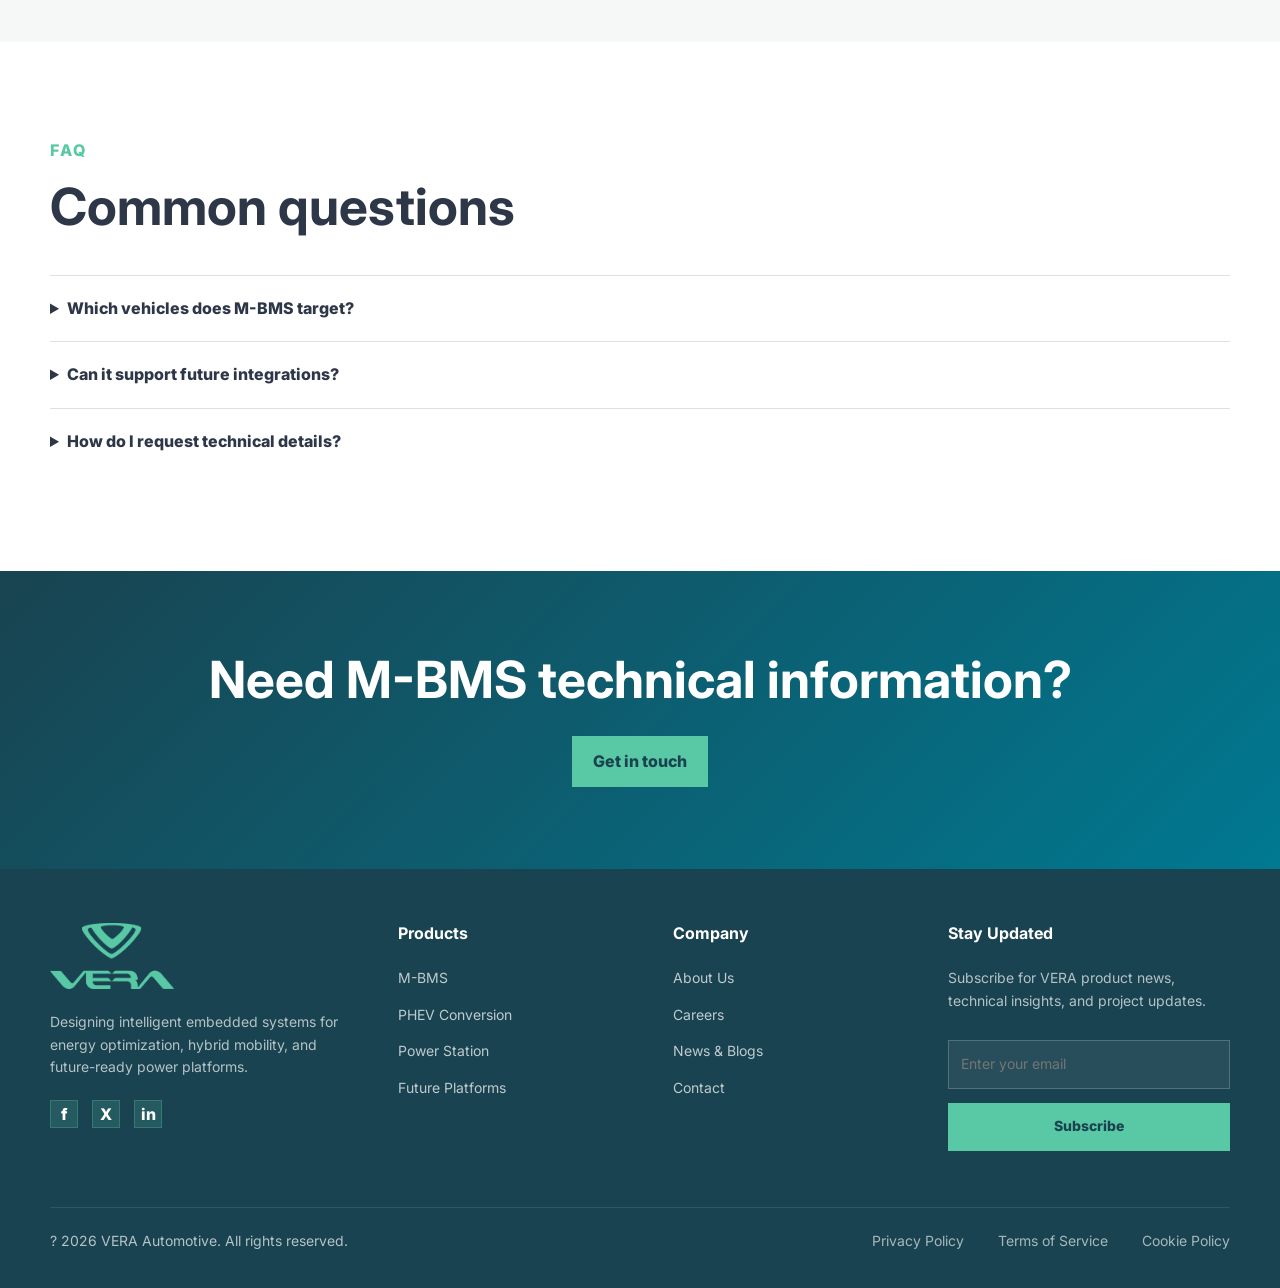
<file: product-mbms.html>
<!doctype html>
<html lang="en">
  <head>
    <meta charset="utf-8"><meta name="viewport" content="width=device-width, initial-scale=1">
    <title>M-BMS | VERA Automotive</title><link rel="stylesheet" href="styles.css">
  </head>
  <body>
    <header class="site-header"><a class="brand brand-logo" href="index.html"><img src="assets/vera-logo-2025.png" alt="VERA Automotive"></a><button class="nav-toggle" aria-label="Open navigation">Menu</button><nav class="site-nav"><a href="index.html">Home</a><div class="nav-group"><a href="product-mbms.html">Products</a><div class="nav-menu"><a href="product-mbms.html">M-BMS</a><span class="nav-menu-label">Future projects</span><a href="product-phev.html">PHEV Conversion</a><a href="product-power-station.html">Power Station</a></div></div><a href="news.html">News & Blogs</a><a href="about.html">About us</a><a href="contact.html">Contact</a></nav><button class="lang-toggle" type="button">EN / TH</button></header>
    <main>
      <section class="product-hero">
        <div class="product-copy"><p class="eyebrow">M-BMS</p><h1 class="mbms-headline"><span>Engineered Intelligence</span><span>For more</span><span>Reliable Hybrid battery performance</span></h1><p>M-BMS is an embedded system designed to optimize hybrid battery behavior for Toyota and Lexus NiMH platforms.</p><a class="button button-primary" href="contact.html">Get in touch</a></div>
        <img class="mbms-hero-product" src="assets/product-cover.png" alt="VERA M-BMS hardware">
        <img class="mbms-scroll-product" src="assets/product-cover.png" alt="" aria-hidden="true">
      </section>
      <section class="section">
        <div class="section-heading mbms-feature-heading"><div><span></span><h2>M-BMS Features</h2></div><p>Designed to support smarter hybrid battery operation.</p></div>
        <p class="mbms-feature-lead">Designed to support smarter hybrid battery operation.</p>
        <div class="feature-grid mbms-feature-grid">
          <article class="feature-voltage"><span class="feature-icon" aria-hidden="true"></span><div><h3>Voltage Stability Enhancement</h3><p>Helps manage voltage behavior and reduce unnecessary system sensitivity.</p></div></article>
          <article class="feature-hybrid"><span class="feature-icon" aria-hidden="true"></span><div><h3>Adaptive Hybrid Battery Support</h3><p>Supports battery monitoring and intelligent hybrid battery operation.</p></div></article>
          <article class="feature-thermal"><span class="feature-icon" aria-hidden="true"></span><div><h3>Smarter Thermal Management</h3><p>Works with cooling strategy to maintain smarter operating conditions.</p></div></article>
          <article class="feature-monitor"><span class="feature-icon" aria-hidden="true"></span><div><h3>Battery Behavior Monitoring</h3><p>Provides stability and system behavior insight for better decisions.</p></div></article>
          <article class="feature-diagnostic"><span class="feature-icon" aria-hidden="true"></span><div><h3>Battery Behavior Monitoring</h3><p>Supports clearer system feedback and battery condition understanding.</p></div></article>
          <article class="feature-drive"><span class="feature-icon" aria-hidden="true"></span><div><h3>Improved Drivability Support</h3><p>Contributes to smoother response and better operation confidence.</p></div></article>
          <article class="feature-workshop"><span class="feature-icon" aria-hidden="true"></span><div><h3>Workshop-Friendly Integration</h3><p>Designed for use within monitoring and hybrid system service workflows.</p></div></article>
          <div class="mbms-feature-product" aria-hidden="true">
            <img src="assets/product-cover.png" alt="">
          </div>
        </div>
      </section>
      <section class="spec-section">
        <div class="spec-heading"><span></span><h2>M-BMS Specification & Standard</h2></div>
        <div class="spec-layout">
          <table>
            <tr><th>Product Name</th><td>M-BMS</td></tr>
            <tr><th>Product Type</th><td>Embedded Battery Management Module</td></tr>
            <tr><th>Application</th><td>Toyota / Lexus NiMH Hybrid Systems</td></tr>
            <tr><th>Communication</th><td>ECU / Battery Interface</td></tr>
            <tr><th>Configuration</th><td>PC & Mobile Monitoring</td></tr>
            <tr><th>Power Supply</th><td>Automotive Low Voltage</td></tr>
            <tr><th>User Group</th><td>Authorized Workshops</td></tr>
            <tr><th>Operating Purpose</th><td>Battery behavior stabilization, monitoring and hybrid system support</td></tr>
          </table>
          <div class="standard-list">
            <article><span>▣</span><div><h3>Automotive Grade</h3><p>Designed for practical vehicle environments.</p></div></article>
            <article><span>▣</span><div><h3>Embedded Control</h3><p>Advanced embedded hardware and software logic.</p></div></article>
            <article><span>▣</span><div><h3>Hybrid Compatible</h3><p>Compatible with selected Toyota and Lexus NiMH platforms.</p></div></article>
            <article><span>▣</span><div><h3>Monitoring Enabled</h3><p>Supports clearer monitoring and system insight.</p></div></article>
          </div>
          <div class="spec-product-visual">
            <img src="assets/mbms-package-product.jpg" alt="M-BMS product package">
          </div>
        </div>
      </section>
      <section class="section installation-section">
        <div class="section-heading inline-heading">
          <div>
            <p class="eyebrow">Past installations & customers</p>
            <h2>Trusted across real hybrid service environments</h2>
          </div>
          <p>From vehicle owners to technicians and workshop teams, M-BMS is built around practical installation, monitoring, and service confidence.</p>
        </div>
        <div class="installation-layout">
          <article class="installation-feature">
            <img src="assets/m-bms-installations/559518312_122116224158999651_7640593678580019183_n.jpg" alt="Technician monitoring M-BMS system data inside a vehicle">
            <div>
              <span>Field monitoring</span>
              <h3>Real vehicle diagnostics and battery behavior checks</h3>
            </div>
          </article>
          <div class="installation-audience">
            <article><span>01</span><h3>Car owners</h3><p>Support for clearer confidence in hybrid battery condition and service decisions.</p></article>
            <article><span>02</span><h3>Technicians</h3><p>Practical monitoring context for inspection, diagnosis, and installation workflows.</p></article>
            <article><span>03</span><h3>Workshop users</h3><p>Tools and training that help teams communicate hybrid system behavior more clearly.</p></article>
          </div>
        </div>
        <div class="installation-gallery" aria-label="M-BMS installation and customer gallery">
          <img src="assets/m-bms-installations/577041943_122116564424999651_8164292824553048512_n.jpg" alt="Workshop users gathered around an M-BMS installation vehicle">
          <img src="assets/m-bms-installations/581676106_122116564400999651_8509158102628013539_n.jpg" alt="M-BMS product display during workshop session">
          <img src="assets/m-bms-installations/582428066_122116564376999651_8094681751216076659_n.jpg" alt="M-BMS technical presentation for workshop users">
          <img src="assets/m-bms-installations/602978246_122123171246999651_6537983165516571974_n.jpg" alt="M-BMS installation banner in a workshop">
          <img src="assets/m-bms-installations/605497708_122123171318999651_3363882669928159552_n.jpg" alt="M-BMS customer installation promotion with hybrid vehicle">
          <img src="assets/m-bms-installations/609026661_122124276152999651_3801945559225402407_n.jpg" alt="M-BMS hardware installed near hybrid battery components">
          <img src="assets/m-bms-installations/617957687_122126036408999651_1294524889929325162_n.jpg" alt="M-BMS unit positioned near vehicle battery area">
          <img src="assets/m-bms-installations/619600973_122126754368999651_1436854506995202105_n.jpg" alt="M-BMS package presented beside a hybrid vehicle">
          <img src="assets/m-bms-installations/642161023_122129517746999651_8530918904668171572_n.jpg" alt="Technician working with M-BMS unit during installation">
        </div>
      </section>
      <section class="section testimonial-section">
        <div class="testimonial-header">
          <h2>Read reviews who trusted<br>M-BMS inside</h2>
          <p><strong>4.8/5</strong><span>★★★★★</span> Based on workshop and driver feedback</p>
        </div>
        <div class="testimonial-layout">
          <div class="testimonial-prompt">
            <span aria-hidden="true">“</span>
            <h3>What our customers are saying</h3>
          </div>
          <div class="testimonial-card">
            <blockquote>M-BMS gives our team a clearer view of hybrid battery behavior and helps us communicate service decisions with more confidence.</blockquote>
            <p>★★★★★</p>
            <div><strong>Authorized Hybrid Service Partner</strong><span>Workshop user</span></div>
          </div>
          <div class="testimonial-card">
            <blockquote>After installation, the hybrid system felt more predictable in daily driving. It gave me more confidence in the car’s battery condition.</blockquote>
            <p>★★★★★</p>
            <div><strong>Toyota Hybrid Owner</strong><span>Car owner</span></div>
          </div>
          <div class="testimonial-card">
            <blockquote>The system makes hybrid battery checks easier to explain and supports a more structured diagnostic workflow for our technicians.</blockquote>
            <p>★★★★★</p>
            <div><strong>Hybrid Specialist Workshop</strong><span>Technical team</span></div>
          </div>
        </div>
      </section>
      <section class="section faq">
        <div class="section-heading"><p class="eyebrow">FAQ</p><h2>Common questions</h2></div>
        <details><summary>Which vehicles does M-BMS target?</summary><p>The current product statement focuses on Toyota and Lexus NiMH hybrid platforms.</p></details>
        <details><summary>Can it support future integrations?</summary><p>The website brief anticipates future CRM, tracking, and partner portal possibilities; integration details should be confirmed by project scope.</p></details>
        <details><summary>How do I request technical details?</summary><p>Use the contact page so VERA can route the inquiry to the right technical team.</p></details>
      </section>
      <section class="cta-band"><h2>Need M-BMS technical information?</h2><a class="button button-primary" href="contact.html">Get in touch</a></section>
    </main>
    <footer class="site-footer">
      <div class="footer-main">
        <div class="footer-brand">
          <img src="assets/vera-logo-2025.png" alt="VERA Automotive">
          <p data-i18n="footer.brandBody">Designing intelligent embedded systems for energy optimization, hybrid mobility, and future-ready power platforms.</p>
          <div class="social-links"><a href="#" aria-label="Facebook">f</a><a href="#" aria-label="X">X</a><a href="#" aria-label="LinkedIn">in</a></div>
        </div>
        <nav class="footer-column" aria-label="Products"><h3 data-i18n="nav.products">Products</h3><a href="product-mbms.html">M-BMS</a><a href="product-phev.html" data-i18n="product.phev.title">PHEV Conversion</a><a href="product-power-station.html">Power Station</a><a href="about.html" data-i18n="product.future.title">Future Platforms</a></nav>
        <nav class="footer-column" aria-label="Company"><h3 data-i18n="footer.company">Company</h3><a href="about.html" data-i18n="footer.aboutUs">About Us</a><a href="about.html" data-i18n="footer.careers">Careers</a><a href="news.html" data-i18n="nav.news">News & Blogs</a><a href="contact.html" data-i18n="nav.contact">Contact</a></nav>
        <form class="footer-newsletter"><h3 data-i18n="footer.stayUpdated">Stay Updated</h3><p data-i18n="footer.subscribeBody">Subscribe for VERA product news, technical insights, and project updates.</p><input type="email" placeholder="Enter your email" aria-label="Email address" data-i18n-placeholder="footer.emailPlaceholder"><button type="submit" data-i18n="footer.subscribe">Subscribe</button></form>
      </div>
      <div class="footer-bottom"><p data-i18n="footer.copyright">? 2026 VERA Automotive. All rights reserved.</p><nav><a href="#" data-i18n="footer.privacy">Privacy Policy</a><a href="#" data-i18n="footer.terms">Terms of Service</a><a href="#" data-i18n="footer.cookies">Cookie Policy</a></nav></div>
    </footer>
    <a class="chat-float" href="https://www.facebook.com/veraautomotive/" target="_blank" rel="noopener noreferrer" aria-label="Message VERA Automotive on Facebook Messenger">
      <img class="chat-character chat-character-default" src="assets/vera-sawaddee-character.png" alt=""><img class="chat-character chat-character-hover" src="assets/vera-salute-character.png" alt="">
    </a>
    <script src="script.js"></script>
  </body>
</html>
</file>
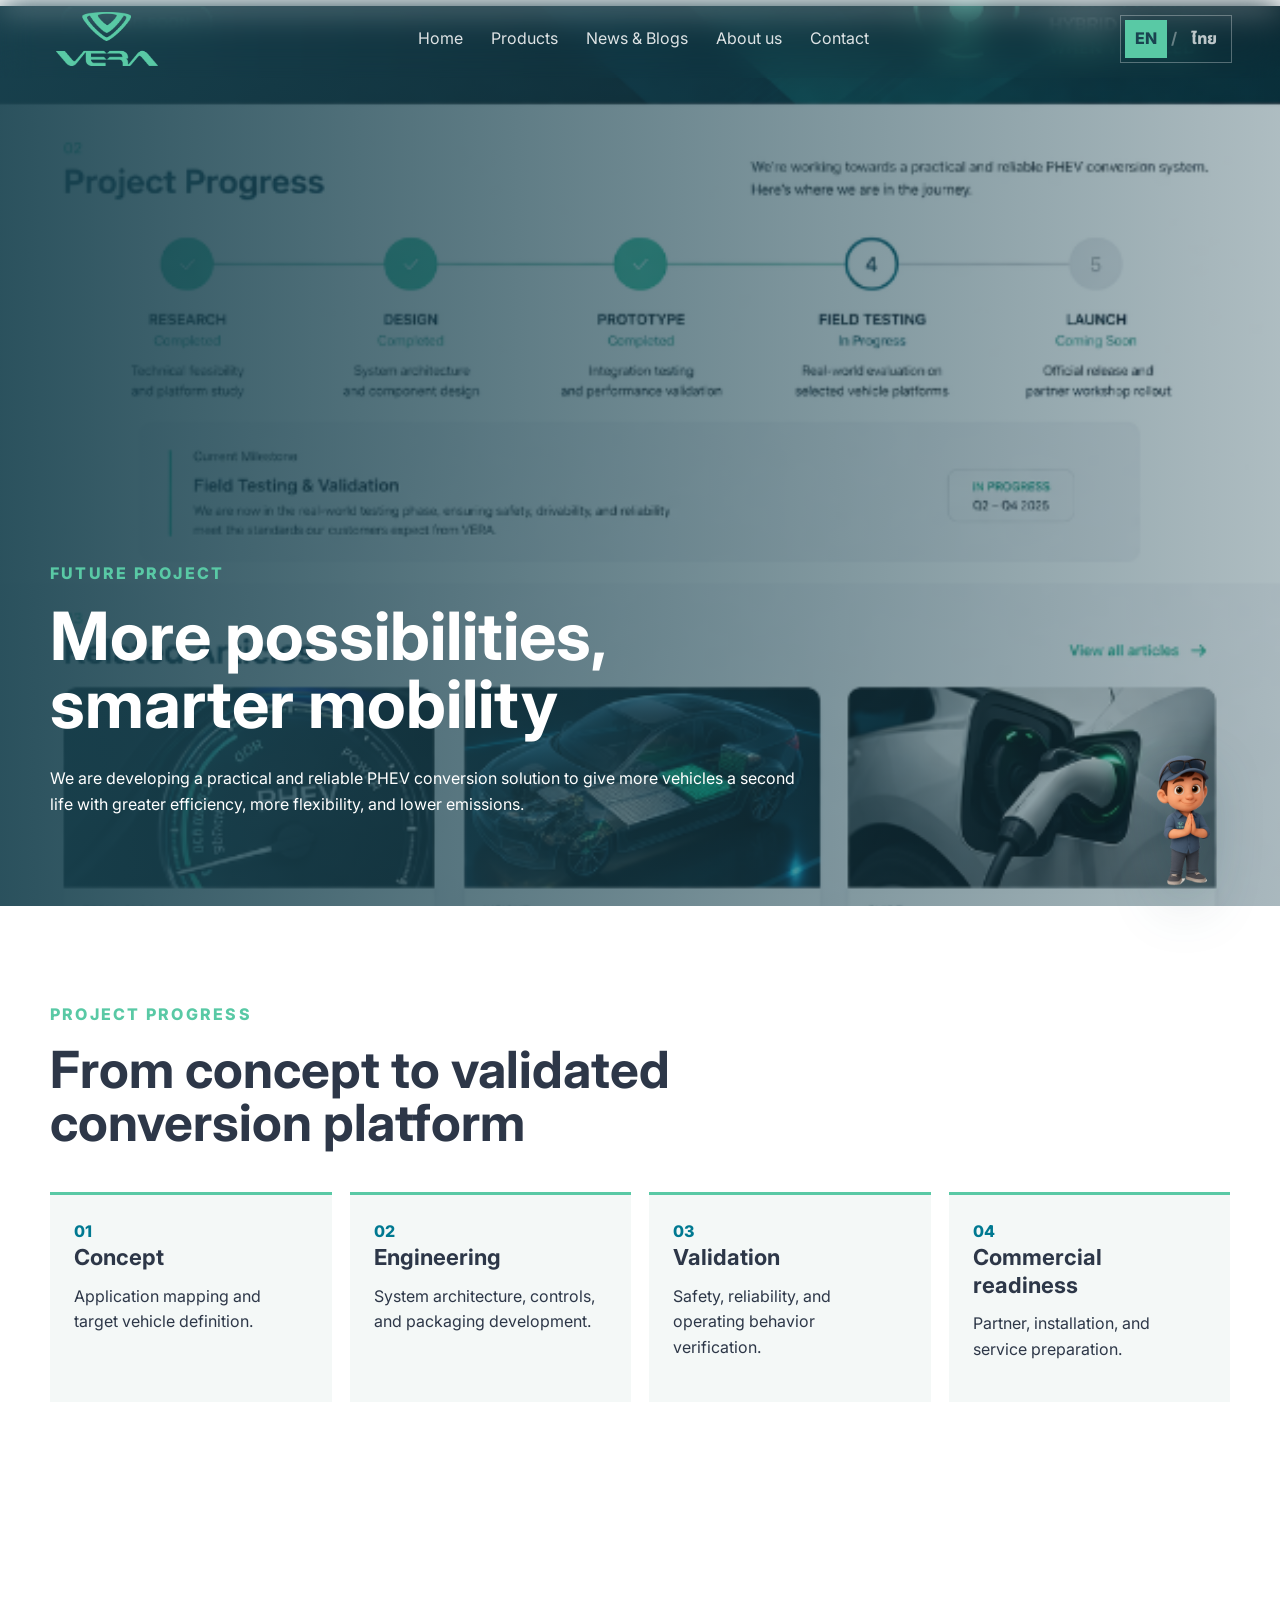
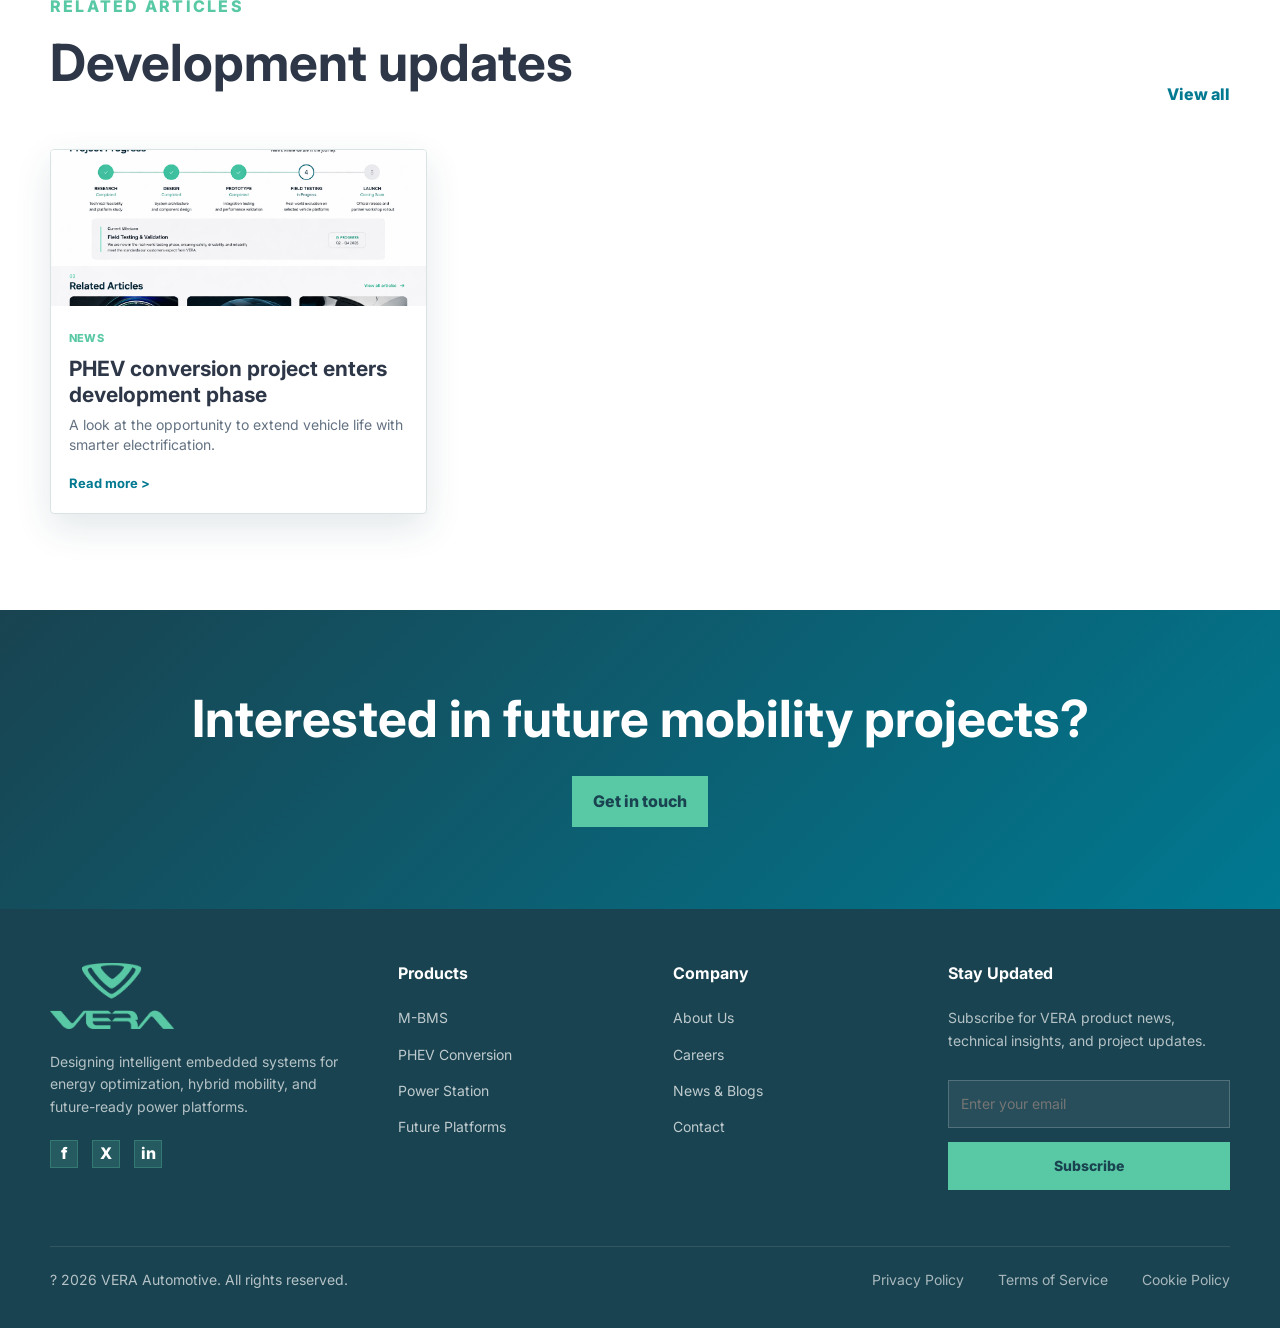
<file: product-phev.html>
<!doctype html>
<html lang="en">
  <head><meta charset="utf-8"><meta name="viewport" content="width=device-width, initial-scale=1"><title>PHEV Conversion | VERA Automotive</title><link rel="stylesheet" href="styles.css"></head>
  <body>
    <header class="site-header"><a class="brand brand-logo" href="index.html"><img src="assets/vera-logo-2025.png" alt="VERA Automotive"></a><button class="nav-toggle" aria-label="Open navigation">Menu</button><nav class="site-nav"><a href="index.html">Home</a><div class="nav-group"><a href="product-mbms.html">Products</a><div class="nav-menu"><a href="product-mbms.html">M-BMS</a><span class="nav-menu-label">Future projects</span><a href="product-phev.html">PHEV Conversion</a><a href="product-power-station.html">Power Station</a></div></div><a href="news.html">News & Blogs</a><a href="about.html">About us</a><a href="contact.html">Contact</a></nav><button class="lang-toggle" type="button">EN / TH</button></header>
    <main>
      <section class="project-hero phev"><div><p class="eyebrow">Future project</p><h1>More possibilities, smarter mobility</h1><p>We are developing a practical and reliable PHEV conversion solution to give more vehicles a second life with greater efficiency, more flexibility, and lower emissions.</p></div></section>
      <section class="section"><div class="section-heading"><p class="eyebrow">Project progress</p><h2>From concept to validated conversion platform</h2></div><div class="progress-steps"><article><span>01</span><h3>Concept</h3><p>Application mapping and target vehicle definition.</p></article><article><span>02</span><h3>Engineering</h3><p>System architecture, controls, and packaging development.</p></article><article><span>03</span><h3>Validation</h3><p>Safety, reliability, and operating behavior verification.</p></article><article><span>04</span><h3>Commercial readiness</h3><p>Partner, installation, and service preparation.</p></article></div></section>
      <section class="section"><div class="section-heading inline-heading"><div><p class="eyebrow">Related articles</p><h2>Development updates</h2></div><a class="text-link" href="news.html">View all</a></div><div class="article-grid"><article class="article-card"><img src="assets/docx-media/image3.png" alt="PHEV conversion"><div class="article-body"><span class="tag">News</span><h3><a href="article.html">PHEV conversion project enters development phase</a></h3><p>A look at the opportunity to extend vehicle life with smarter electrification.</p><strong>Read more &gt;</strong></div></article></div></section>
      <section class="cta-band"><h2>Interested in future mobility projects?</h2><a class="button button-primary" href="contact.html">Get in touch</a></section>
    </main>
    <footer class="site-footer">
      <div class="footer-main">
        <div class="footer-brand">
          <img src="assets/vera-logo-2025.png" alt="VERA Automotive">
          <p data-i18n="footer.brandBody">Designing intelligent embedded systems for energy optimization, hybrid mobility, and future-ready power platforms.</p>
          <div class="social-links"><a href="#" aria-label="Facebook">f</a><a href="#" aria-label="X">X</a><a href="#" aria-label="LinkedIn">in</a></div>
        </div>
        <nav class="footer-column" aria-label="Products"><h3 data-i18n="nav.products">Products</h3><a href="product-mbms.html">M-BMS</a><a href="product-phev.html" data-i18n="product.phev.title">PHEV Conversion</a><a href="product-power-station.html">Power Station</a><a href="about.html" data-i18n="product.future.title">Future Platforms</a></nav>
        <nav class="footer-column" aria-label="Company"><h3 data-i18n="footer.company">Company</h3><a href="about.html" data-i18n="footer.aboutUs">About Us</a><a href="about.html" data-i18n="footer.careers">Careers</a><a href="news.html" data-i18n="nav.news">News & Blogs</a><a href="contact.html" data-i18n="nav.contact">Contact</a></nav>
        <form class="footer-newsletter"><h3 data-i18n="footer.stayUpdated">Stay Updated</h3><p data-i18n="footer.subscribeBody">Subscribe for VERA product news, technical insights, and project updates.</p><input type="email" placeholder="Enter your email" aria-label="Email address" data-i18n-placeholder="footer.emailPlaceholder"><button type="submit" data-i18n="footer.subscribe">Subscribe</button></form>
      </div>
      <div class="footer-bottom"><p data-i18n="footer.copyright">? 2026 VERA Automotive. All rights reserved.</p><nav><a href="#" data-i18n="footer.privacy">Privacy Policy</a><a href="#" data-i18n="footer.terms">Terms of Service</a><a href="#" data-i18n="footer.cookies">Cookie Policy</a></nav></div>
    </footer>
    <a class="chat-float" href="https://www.facebook.com/veraautomotive/" target="_blank" rel="noopener noreferrer" aria-label="Message VERA Automotive on Facebook Messenger">
      <img class="chat-character chat-character-default" src="assets/vera-sawaddee-character.png" alt=""><img class="chat-character chat-character-hover" src="assets/vera-salute-character.png" alt="">
    </a>
    <script src="script.js"></script>
  </body>
</html>
</file>
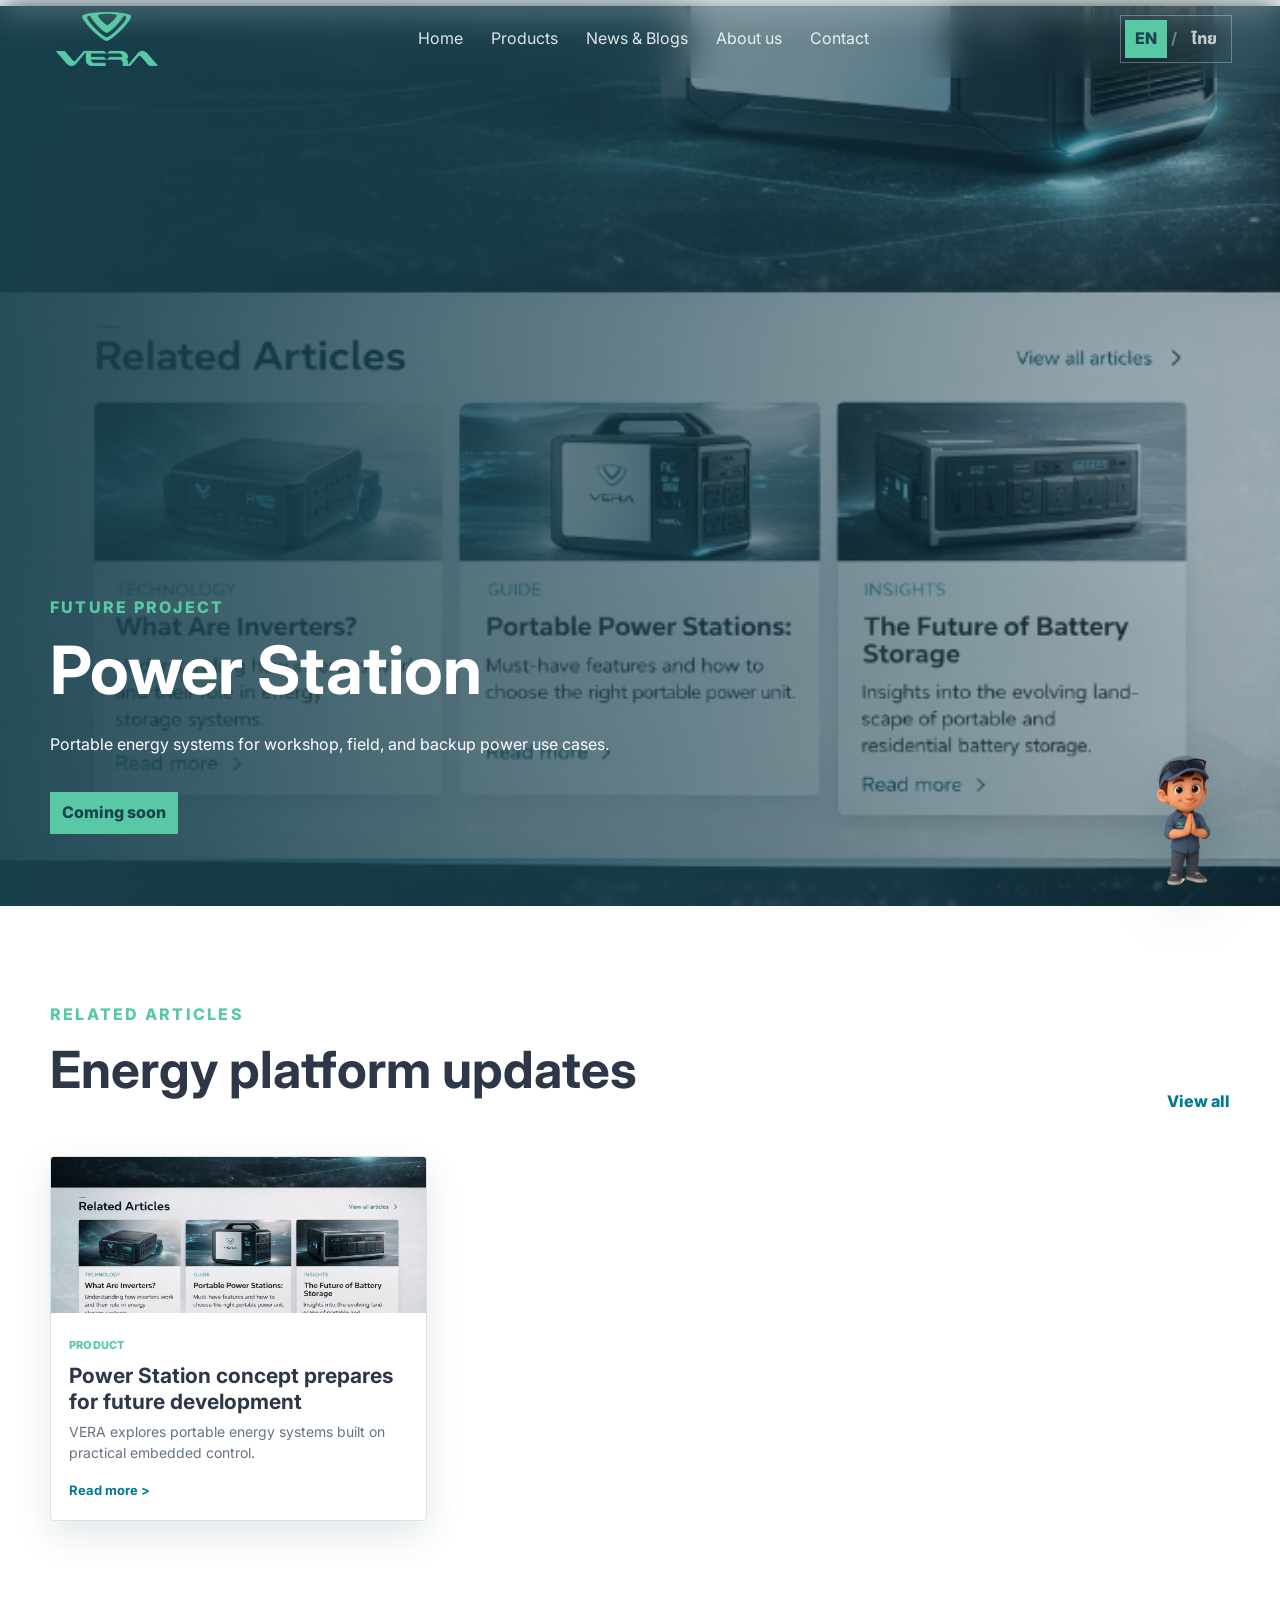
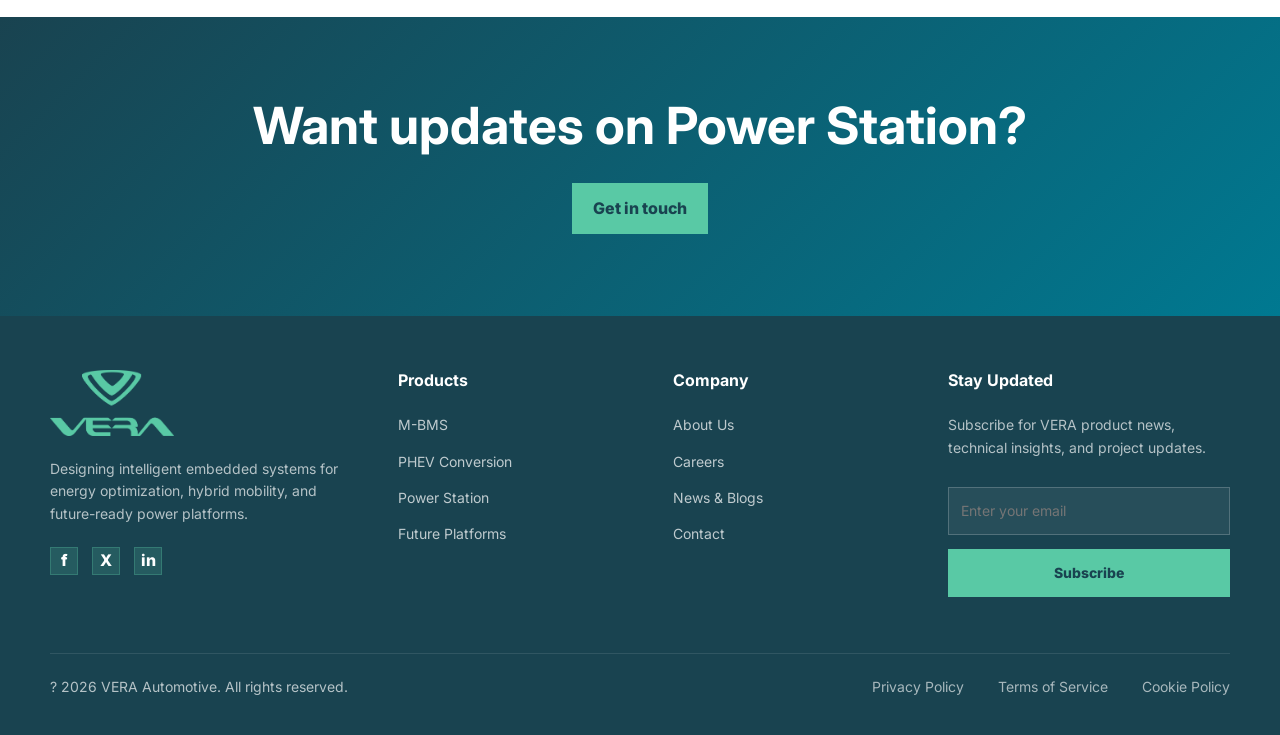
<file: product-power-station.html>
<!doctype html>
<html lang="en">
  <head><meta charset="utf-8"><meta name="viewport" content="width=device-width, initial-scale=1"><title>Power Station | VERA Automotive</title><link rel="stylesheet" href="styles.css"></head>
  <body>
    <header class="site-header"><a class="brand brand-logo" href="index.html"><img src="assets/vera-logo-2025.png" alt="VERA Automotive"></a><button class="nav-toggle" aria-label="Open navigation">Menu</button><nav class="site-nav"><a href="index.html">Home</a><div class="nav-group"><a href="product-mbms.html">Products</a><div class="nav-menu"><a href="product-mbms.html">M-BMS</a><span class="nav-menu-label">Future projects</span><a href="product-phev.html">PHEV Conversion</a><a href="product-power-station.html">Power Station</a></div></div><a href="news.html">News & Blogs</a><a href="about.html">About us</a><a href="contact.html">Contact</a></nav><button class="lang-toggle" type="button">EN / TH</button></header>
    <main>
      <section class="project-hero power"><div><p class="eyebrow">Future project</p><h1>Power Station</h1><p>Portable energy systems for workshop, field, and backup power use cases.</p><span class="coming-soon">Coming soon</span></div></section>
      <section class="section"><div class="section-heading inline-heading"><div><p class="eyebrow">Related articles</p><h2>Energy platform updates</h2></div><a class="text-link" href="news.html">View all</a></div><div class="article-grid"><article class="article-card"><img src="assets/docx-media/image4.jpeg" alt="Power station"><div class="article-body"><span class="tag">Product</span><h3><a href="article.html">Power Station concept prepares for future development</a></h3><p>VERA explores portable energy systems built on practical embedded control.</p><strong>Read more &gt;</strong></div></article></div></section>
      <section class="cta-band"><h2>Want updates on Power Station?</h2><a class="button button-primary" href="contact.html">Get in touch</a></section>
    </main>
    <footer class="site-footer">
      <div class="footer-main">
        <div class="footer-brand">
          <img src="assets/vera-logo-2025.png" alt="VERA Automotive">
          <p data-i18n="footer.brandBody">Designing intelligent embedded systems for energy optimization, hybrid mobility, and future-ready power platforms.</p>
          <div class="social-links"><a href="#" aria-label="Facebook">f</a><a href="#" aria-label="X">X</a><a href="#" aria-label="LinkedIn">in</a></div>
        </div>
        <nav class="footer-column" aria-label="Products"><h3 data-i18n="nav.products">Products</h3><a href="product-mbms.html">M-BMS</a><a href="product-phev.html" data-i18n="product.phev.title">PHEV Conversion</a><a href="product-power-station.html">Power Station</a><a href="about.html" data-i18n="product.future.title">Future Platforms</a></nav>
        <nav class="footer-column" aria-label="Company"><h3 data-i18n="footer.company">Company</h3><a href="about.html" data-i18n="footer.aboutUs">About Us</a><a href="about.html" data-i18n="footer.careers">Careers</a><a href="news.html" data-i18n="nav.news">News & Blogs</a><a href="contact.html" data-i18n="nav.contact">Contact</a></nav>
        <form class="footer-newsletter"><h3 data-i18n="footer.stayUpdated">Stay Updated</h3><p data-i18n="footer.subscribeBody">Subscribe for VERA product news, technical insights, and project updates.</p><input type="email" placeholder="Enter your email" aria-label="Email address" data-i18n-placeholder="footer.emailPlaceholder"><button type="submit" data-i18n="footer.subscribe">Subscribe</button></form>
      </div>
      <div class="footer-bottom"><p data-i18n="footer.copyright">? 2026 VERA Automotive. All rights reserved.</p><nav><a href="#" data-i18n="footer.privacy">Privacy Policy</a><a href="#" data-i18n="footer.terms">Terms of Service</a><a href="#" data-i18n="footer.cookies">Cookie Policy</a></nav></div>
    </footer>
    <a class="chat-float" href="https://www.facebook.com/veraautomotive/" target="_blank" rel="noopener noreferrer" aria-label="Message VERA Automotive on Facebook Messenger">
      <img class="chat-character chat-character-default" src="assets/vera-sawaddee-character.png" alt=""><img class="chat-character chat-character-hover" src="assets/vera-salute-character.png" alt="">
    </a>
    <script src="script.js"></script>
  </body>
</html>
</file>
<file: styles.css>
@font-face {
  font-family: "Inter";
  src: url("assets/fonts/Inter-Variable.ttf") format("truetype");
  font-weight: 100 900;
  font-style: normal;
  font-display: swap;
}

@font-face {
  font-family: "Noto Sans Thai";
  src: url("assets/fonts/NotoSansThai-Variable.ttf") format("truetype");
  font-weight: 100 900;
  font-style: normal;
  font-display: swap;
}

:root {
  --primary: #007991;
  --secondary: #194350;
  --accent: #59C9A5;
  --neutral: #2D3748;
  --ink: var(--neutral);
  --muted: #647282;
  --line: #d9e3e4;
  --surface: #f4f8f7;
  --white: #ffffff;
  --teal: var(--primary);
  --mint: var(--accent);
  --blue: var(--secondary);
  --deep: var(--secondary);
  --shadow: 0 24px 70px rgba(25, 67, 80, 0.13);
}

* { box-sizing: border-box; }

body {
  margin: 0;
  font-family: "Inter", "Noto Sans Thai", Arial, Helvetica, sans-serif;
  color: var(--ink);
  background: var(--white);
  line-height: 1.6;
  overflow-x: hidden;
}

img { max-width: 100%; display: block; }
a { color: inherit; text-decoration: none; }

.site-header {
  position: sticky;
  top: 0;
  z-index: 20;
  display: grid;
  grid-template-columns: auto 1fr auto;
  align-items: center;
  gap: 24px;
  min-height: 72px;
  padding: 0 48px;
  color: var(--white);
  background: transparent;
  backdrop-filter: blur(16px);
  transition: background 180ms ease, box-shadow 180ms ease;
}

.site-header.is-scrolled {
  background: rgba(25, 67, 80, 0.5);
  box-shadow: 0 12px 32px rgba(25, 67, 80, 0.16);
}

.site-header.light-header:not(.is-scrolled) {
  color: var(--ink);
}

.site-header.light-header:not(.is-scrolled) .site-nav a {
  color: rgba(25, 67, 80, 0.82);
}

.site-header.light-header:not(.is-scrolled) .site-nav a:hover {
  color: var(--teal);
}

.site-header.light-header:not(.is-scrolled) .nav-menu a {
  color: rgba(255,255,255,0.94);
}

.site-header.light-header:not(.is-scrolled) .nav-menu a:hover {
  color: var(--white);
}

.site-header.light-header:not(.is-scrolled) .lang-toggle,
.site-header.light-header:not(.is-scrolled) .nav-toggle {
  color: var(--ink);
  border-color: rgba(25,67,80,0.22);
}

.brand {
  display: inline-flex;
  align-items: center;
  gap: 12px;
  font-weight: 800;
  letter-spacing: 0;
}

.brand-logo {
  width: 118px;
  height: auto;
}

.brand-logo img {
  width: 100%;
  height: auto;
  max-height: 54px;
  object-fit: contain;
}

.site-nav {
  display: flex;
  justify-content: center;
  align-items: center;
  gap: 28px;
  font-size: 16px;
}

.site-nav a { color: rgba(255,255,255,0.86); }
.site-nav a:hover { color: var(--white); }

.nav-group { position: relative; padding: 26px 0; }
.nav-menu {
  display: none;
  position: absolute;
  top: 58px;
  left: -28px;
  min-width: 240px;
  padding: 12px;
  background: rgba(25, 67, 80, 0.94);
  border: 1px solid rgba(89, 201, 165, 0.2);
  box-shadow: 0 22px 60px rgba(0, 0, 0, 0.28);
  backdrop-filter: blur(18px);
}

.nav-menu::before {
  content: "";
  position: absolute;
  top: -6px;
  left: 34px;
  width: 12px;
  height: 12px;
  background: rgba(25, 67, 80, 0.94);
  border-left: 1px solid rgba(89, 201, 165, 0.2);
  border-top: 1px solid rgba(89, 201, 165, 0.2);
  transform: rotate(45deg);
}

.nav-menu a {
  position: relative;
  display: block;
  padding: 13px 14px 13px 18px;
  color: rgba(255,255,255,0.94);
  font-weight: 700;
}

.nav-menu-label {
  display: block;
  margin: 8px 14px 4px;
  padding-top: 12px;
  color: var(--mint);
  border-top: 1px solid rgba(255,255,255,0.12);
  font-size: 11px;
  font-weight: 800;
  letter-spacing: 0.14em;
  text-transform: uppercase;
}

.nav-menu a::before {
  content: "";
  position: absolute;
  left: 0;
  top: 15px;
  bottom: 15px;
  width: 3px;
  background: transparent;
}

.nav-menu a:hover {
  color: var(--white);
  background: rgba(89, 201, 165, 0.1);
}

.nav-menu a:hover::before {
  background: var(--mint);
}
.nav-group:hover .nav-menu { display: block; }

.lang-toggle,
.nav-toggle {
  border: 1px solid rgba(255,255,255,0.3);
  background: transparent;
  color: var(--white);
  padding: 10px 14px;
  font: inherit;
}

.lang-toggle {
  display: inline-flex;
  align-items: center;
  gap: 4px;
  min-height: 48px;
  padding: 4px;
  font-weight: 800;
}

.lang-option {
  display: inline-flex;
  align-items: center;
  justify-content: center;
  min-width: 42px;
  min-height: 36px;
  padding: 6px 10px;
  color: rgba(255,255,255,0.72);
  transition: color 160ms ease, background 160ms ease;
}

.lang-divider {
  color: rgba(255,255,255,0.36);
  font-weight: 700;
}

.lang-toggle[data-active="en"] .lang-option[data-lang="en"],
.lang-toggle[data-active="th"] .lang-option[data-lang="th"] {
  color: var(--secondary);
  background: var(--accent);
}

.site-header.light-header:not(.is-scrolled) .lang-option {
  color: rgba(25, 67, 80, 0.64);
}

.site-header.light-header:not(.is-scrolled) .lang-divider {
  color: rgba(25, 67, 80, 0.32);
}

.site-header.light-header:not(.is-scrolled) .lang-toggle[data-active="en"] .lang-option[data-lang="en"],
.site-header.light-header:not(.is-scrolled) .lang-toggle[data-active="th"] .lang-option[data-lang="th"] {
  color: var(--secondary);
}

.nav-toggle { display: none; }

.hero {
  position: relative;
  margin-top: -72px;
  padding-top: 72px;
  min-height: 100vh;
  display: flex;
  align-items: center;
  overflow: hidden;
  background: var(--deep);
}

.hero-media {
  position: absolute;
  inset: 0;
  background:
    linear-gradient(90deg, rgba(25,67,80,0.9), rgba(25,67,80,0.46), rgba(25,67,80,0.72)),
    url("assets/home-hero-forest-road.jpeg") center / cover no-repeat;
}

.about-hero .hero-media {
  background:
    linear-gradient(90deg, rgba(25,67,80,0.92), rgba(25,67,80,0.7) 42%, rgba(25,67,80,0.34)),
    linear-gradient(135deg, rgba(0,121,145,0.52), rgba(89,201,165,0.16)),
    url("assets/about-hero-team.png") center / cover no-repeat;
  filter: saturate(0.82) contrast(1.08);
}

.about-hero .hero-content h1 {
  width: min(1120px, calc(100vw - 160px));
  max-width: none;
  font-size: clamp(38px, 4.1vw, 58px);
}

.hero-content {
  position: relative;
  width: min(820px, calc(100% - 48px));
  margin-left: max(24px, calc((100vw - 1180px) / 2));
  padding: 80px 0;
  color: var(--white);
}

.eyebrow {
  margin: 0 0 16px;
  color: var(--mint);
  text-transform: uppercase;
  font-size: 16px;
  font-weight: 800;
  letter-spacing: 0.14em;
}

h1, h2, h3, p { margin-top: 0; }
h1 {
  max-width: 900px;
  font-size: clamp(44px, 5.2vw, 76px);
  line-height: 1.02;
  letter-spacing: 0;
  margin-bottom: 28px;
  overflow-wrap: anywhere;
}
h2 { font-size: clamp(30px, 4vw, 54px); line-height: 1.04; letter-spacing: 0; margin-bottom: 18px; overflow-wrap: anywhere; }
h3 { font-size: 22px; line-height: 1.25; letter-spacing: 0; margin-bottom: 12px; }

.button {
  display: inline-flex;
  align-items: center;
  justify-content: center;
  min-height: 46px;
  padding: 12px 20px;
  border: 1px solid transparent;
  font-weight: 800;
}

.button-primary { background: var(--mint); color: var(--deep); }
.button-secondary { border-color: rgba(255,255,255,0.42); color: var(--white); }
.text-link { color: var(--teal); font-weight: 800; }

.section {
  width: min(1180px, calc(100% - 48px));
  margin: 0 auto;
  padding: 96px 0;
}

.section-heading { max-width: 790px; margin-bottom: 42px; }
.inline-heading { display: flex; max-width: none; align-items: end; justify-content: space-between; gap: 24px; }
.compact-heading { margin-bottom: 24px; }
.compact-heading h2 { font-size: 34px; margin-bottom: 0; }
.view-all-link { font-size: 13px; }

.article-grid,
.feature-grid,
.value-grid {
  display: grid;
  grid-template-columns: repeat(3, minmax(0, 1fr));
  gap: 24px;
}

.product-grid {
  display: grid;
  grid-template-columns: repeat(4, minmax(0, 1fr));
  gap: 28px;
}

.products-section {
  position: relative;
  width: 100%;
  padding: 92px max(48px, calc((100vw - 1340px) / 2)) 108px;
  overflow: hidden;
  background:
    linear-gradient(125deg, rgba(89, 201, 165, 0.2) 0 18%, transparent 18.2%),
    linear-gradient(160deg, transparent 0 70%, rgba(0, 121, 145, 0.16) 70.2%),
    radial-gradient(circle at 12% 82%, rgba(0, 121, 145, 0.18), transparent 28%),
    linear-gradient(180deg, #ffffff 0%, #f4f8f7 100%);
}

.products-section::before,
.products-section::after {
  content: "";
  position: absolute;
  pointer-events: none;
}

.products-section::before {
  inset: 0;
  opacity: 0.38;
  background:
    linear-gradient(90deg, transparent 0 66%, rgba(0, 121, 145, 0.18) 66.1% 66.3%, transparent 66.4%),
    linear-gradient(0deg, transparent 0 76%, rgba(0, 121, 145, 0.16) 76.1% 76.3%, transparent 76.4%),
    repeating-linear-gradient(45deg, transparent 0 58px, rgba(0, 121, 145, 0.16) 59px 60px, transparent 61px 118px);
  mask-image: linear-gradient(115deg, transparent 0 44%, #000 56% 100%);
}

.products-section::after {
  left: -8%;
  right: -8%;
  bottom: -96px;
  height: 240px;
  background:
    linear-gradient(155deg, rgba(0, 121, 145, 0.58), rgba(89, 201, 165, 0.2)),
    linear-gradient(15deg, transparent 0 35%, rgba(255,255,255,0.7) 35.4% 50%, transparent 50.4%);
  clip-path: polygon(0 35%, 28% 56%, 55% 31%, 75% 46%, 100% 25%, 100% 100%, 0 100%);
}

.products-shell {
  position: relative;
  z-index: 1;
  width: min(1300px, 100%);
  margin: 0 auto;
}

.products-section .section-heading {
  margin-bottom: 34px;
}

.product-card,
.article-card,
.feature-grid article,
.value-grid article,
.timeline article,
.team-card {
  border: 1px solid var(--line);
  background: var(--white);
  box-shadow: 0 10px 35px rgba(25, 67, 80, 0.06);
}

.product-card {
  position: relative;
  min-height: 512px;
  display: flex;
  flex-direction: column;
  gap: 24px;
  padding: 14px 14px 28px;
  overflow: hidden;
  border-radius: 14px;
  background:
    linear-gradient(180deg, rgba(255,255,255,0.92), rgba(255,255,255,0.74)),
    var(--white);
  backdrop-filter: blur(14px);
  transition: transform 180ms ease, border-color 180ms ease, box-shadow 180ms ease;
}

.product-card::before {
  content: "";
  position: absolute;
  top: 0;
  left: 28px;
  width: 92px;
  height: 4px;
  border-radius: 999px;
  background: var(--accent);
  box-shadow: 0 0 18px rgba(89, 201, 165, 0.42);
}

.product-card:hover {
  transform: translateY(-4px);
  border-color: rgba(89, 201, 165, 0.7);
  box-shadow: 0 22px 52px rgba(25, 67, 80, 0.12);
}

.product-graphic {
  display: grid;
  place-items: center;
  height: 214px;
  padding: 0;
  overflow: hidden;
  border-radius: 8px;
  background: var(--secondary);
}

.product-graphic img {
  width: 100%;
  height: 100%;
  object-fit: contain;
}

.product-card:first-child .product-graphic img {
  object-fit: cover;
  object-position: center;
}

.product-card:nth-child(n + 2) .product-graphic img { object-fit: cover; }

.graphic-pattern {
  background:
    radial-gradient(circle at 70% 42%, rgba(89, 201, 165, 0.7), transparent 2px),
    radial-gradient(circle at 24% 58%, rgba(255,255,255,0.8), transparent 2px),
    linear-gradient(135deg, rgba(0,121,145,0.35), rgba(89,201,165,0.12)),
    repeating-linear-gradient(90deg, rgba(89,201,165,0.24) 0 1px, transparent 1px 22px),
    var(--secondary);
}

.product-card div:not(.product-graphic), .article-body { padding: 0; }
.product-card div:not(.product-graphic) {
  display: flex;
  flex: 1;
  flex-direction: column;
  padding: 0 18px;
}
.product-card span, .tag { color: var(--teal); font-size: 12px; font-weight: 800; text-transform: uppercase; }
.product-card span {
  color: var(--accent);
  letter-spacing: 0.14em;
  line-height: 1.55;
}
.product-card p, .article-card p, .feature-grid p, .value-grid p, .timeline p { color: var(--muted); }
.product-card h3 {
  margin: 18px 0 14px;
  color: var(--secondary);
  font-size: clamp(25px, 2vw, 32px);
  line-height: 1.08;
}
.product-card strong {
  display: inline-block;
  margin-top: auto;
  color: var(--teal);
  font-size: 16px;
}

.split-feature {
  display: grid;
  grid-template-columns: 1.2fr 1fr;
  min-height: 620px;
}

.dark-band { background: var(--deep); color: var(--white); }
.feature-visual {
  min-height: 460px;
  background:
    linear-gradient(0deg, rgba(25,67,80,0.2), rgba(25,67,80,0.2)),
    url("assets/brand-positioning-pcb.jpeg") center / cover no-repeat;
}
.feature-copy { align-self: center; padding: 72px; }
.feature-copy p:not(.eyebrow) { color: rgba(255,255,255,0.72); }

.article-card {
  overflow: hidden;
  border-radius: 4px;
  box-shadow: 0 14px 36px rgba(25, 67, 80, 0.12);
}
.article-card img { height: 156px; width: 100%; object-fit: cover; background: var(--surface); }
.article-card .article-body { padding: 18px; }
.article-card .tag {
  color: var(--mint);
  font-size: 11px;
  letter-spacing: 0.02em;
}
.article-card h3 {
  margin: 6px 0 8px;
  font-size: 21px;
  line-height: 1.22;
}
.article-card p {
  margin-bottom: 14px;
  color: var(--muted);
  font-size: 14px;
  line-height: 1.45;
}
.article-card strong {
  color: var(--teal);
  font-size: 13px;
}
.related-articles {
  gap: 18px;
  padding: 0;
}
.related-articles .article-card {
  border-radius: 4px;
  box-shadow: 0 14px 36px rgba(25, 67, 80, 0.12);
}
.related-articles .article-card img {
  height: 156px;
}
.related-articles .article-body {
  padding: 18px;
}
.related-articles .tag {
  color: var(--mint);
  font-size: 11px;
}
.related-articles h3 {
  margin: 6px 0 8px;
  font-size: 21px;
}
.related-articles p {
  margin-bottom: 14px;
  font-size: 14px;
  line-height: 1.45;
}
.related-articles strong {
  color: var(--teal);
  font-size: 13px;
}

.cta-band {
  display: grid;
  place-items: center;
  text-align: center;
  gap: 12px;
  padding: 82px 24px;
  color: var(--white);
  background: linear-gradient(135deg, #194350, #007991);
}
.cta-band p { color: rgba(255,255,255,0.74); max-width: 650px; }

.contact-cta {
  position: relative;
  justify-items: start;
  text-align: left;
  min-height: 420px;
  padding-left: max(24px, calc((100vw - 1180px) / 2));
  padding-right: max(24px, calc((100vw - 1180px) / 2));
  overflow: hidden;
  background:
    linear-gradient(90deg, rgba(25,67,80,0.86) 0%, rgba(25,67,80,0.7) 38%, rgba(25,67,80,0.06) 66%),
    url("assets/get-in-touch-call.jpg") center right / cover no-repeat;
}

.contact-cta h2,
.contact-cta p,
.contact-cta .button {
  position: relative;
  max-width: 560px;
}

.site-footer {
  color: rgba(255,255,255,0.78);
  background: #194350;
}

.footer-main {
  display: grid;
  grid-template-columns: 1.2fr 0.9fr 0.9fr 1.15fr;
  gap: 54px;
  width: min(1180px, calc(100% - 48px));
  margin: 0 auto;
  padding: 54px 0 56px;
}

.footer-brand img {
  width: 124px;
  height: auto;
  margin-bottom: 22px;
}

.footer-brand p,
.footer-newsletter p,
.footer-bottom p {
  color: rgba(255,255,255,0.68);
  font-size: 14px;
}

.social-links {
  display: flex;
  gap: 14px;
  margin-top: 22px;
}

.social-links a {
  display: grid;
  place-items: center;
  width: 28px;
  height: 28px;
  color: var(--white);
  background: rgba(89,201,165,0.18);
  border: 1px solid rgba(89,201,165,0.28);
  font-weight: 800;
}

.footer-column,
.footer-newsletter {
  display: grid;
  align-content: start;
  gap: 14px;
}

.footer-column h3,
.footer-newsletter h3 {
  color: var(--white);
  font-size: 16px;
  margin: 0 0 10px;
}

.footer-column a {
  color: rgba(255,255,255,0.72);
  font-size: 14px;
}

.footer-column a:hover,
.footer-bottom a:hover {
  color: var(--mint);
}

.footer-newsletter input {
  min-height: 48px;
  border-color: rgba(255,255,255,0.2);
  color: var(--white);
  background: rgba(255,255,255,0.06);
  font-size: 14px;
}

.footer-newsletter button {
  min-height: 48px;
  border: 0;
  color: var(--deep);
  background: var(--mint);
  font: inherit;
  font-size: 14px;
  font-weight: 800;
}

.footer-bottom {
  display: flex;
  justify-content: space-between;
  gap: 24px;
  width: min(1180px, calc(100% - 48px));
  margin: 0 auto;
  padding: 22px 0;
  border-top: 1px solid rgba(255,255,255,0.1);
}

.footer-bottom nav {
  display: flex;
  gap: 34px;
  flex-wrap: wrap;
}

.footer-bottom a {
  color: rgba(255,255,255,0.62);
  font-size: 14px;
}

.history-section {
  width: 100%;
  padding-left: max(24px, calc((100vw - 1180px) / 2));
  padding-right: max(24px, calc((100vw - 1180px) / 2));
}

.history-heading {
  max-width: 820px;
}

.history-heading h2 {
  color: #194350;
  font-size: 46px;
  margin-bottom: 12px;
}

.history-heading p {
  color: var(--muted);
  font-size: 17px;
}

.timeline {
  display: grid;
  grid-auto-flow: column;
  grid-auto-columns: minmax(280px, 1fr);
  gap: 22px;
  overflow-x: auto;
  padding-bottom: 16px;
}

.timeline article {
  position: relative;
  padding: 34px 30px 28px;
  min-height: 300px;
  border-radius: 24px;
  box-shadow: none;
  overflow: hidden;
}

.timeline article::after {
  content: "";
  position: absolute;
  left: 30px;
  right: 30px;
  bottom: 34px;
  height: 1px;
  background: var(--mint);
}

.timeline span {
  display: block;
  color: var(--teal);
  font-size: 14px;
  font-weight: 800;
  letter-spacing: 0.32em;
  margin-bottom: 26px;
}

.timeline strong {
  position: absolute;
  top: 24px;
  right: 24px;
  color: rgba(25, 67, 80, 0.06);
  font-size: 48px;
  line-height: 1;
}

.timeline h3 {
  color: #194350;
  font-size: 22px;
  max-width: 210px;
}

.timeline p {
  max-width: 230px;
  font-size: 14px;
  line-height: 1.8;
}

.history-card-image {
  width: 100%;
  height: 92px;
  margin: 0 0 22px;
  object-fit: cover;
  object-position: center;
  border-radius: 14px;
  filter: saturate(0.9) contrast(1.04);
}

.timeline .has-history-image span {
  margin-bottom: 22px;
}

.timeline .has-history-image strong {
  top: 146px;
}

.values-section {
  width: 100%;
  padding-left: max(24px, calc((100vw - 1180px) / 2));
  padding-right: max(24px, calc((100vw - 1180px) / 2));
  color: var(--white);
  background:
    linear-gradient(90deg, rgba(25,67,80,0.92), rgba(25,67,80,0.76)),
    linear-gradient(135deg, rgba(0,121,145,0.42), rgba(89,201,165,0.12)),
    url("assets/values-bg-city.jpg") center / cover no-repeat;
}

.values-section .section-heading h2 {
  color: var(--white);
}

.values-heading h2 {
  white-space: nowrap;
  font-size: clamp(28px, 3vw, 42px);
}

.values-heading h2 span {
  color: var(--mint);
}

.values-section .section-heading p:not(.eyebrow) {
  color: rgba(255,255,255,0.72);
}

.value-grid article, .feature-grid article { padding: 28px; }

.mbms-feature-heading {
  max-width: none;
  display: flex;
  align-items: end;
  justify-content: space-between;
  gap: 24px;
  padding-bottom: 14px;
  margin-bottom: 14px;
  border-bottom: 1px solid var(--line);
}

.mbms-feature-heading div span {
  display: block;
  width: 18px;
  height: 2px;
  margin-bottom: 8px;
  background: var(--teal);
}

.mbms-feature-heading h2 {
  color: var(--ink);
  font-size: 38px;
  margin: 0;
}

.mbms-feature-heading p {
  margin: 0 0 6px;
  color: var(--ink);
  font-size: 16px;
}

.mbms-feature-lead {
  margin-bottom: 28px;
  color: var(--ink);
  font-weight: 700;
}

.mbms-feature-grid {
  grid-template-columns: repeat(4, minmax(0, 1fr));
  gap: 18px;
  align-items: stretch;
}

.mbms-feature-grid article {
  display: grid;
  grid-template-columns: 58px 1fr;
  gap: 16px;
  min-height: 170px;
  padding: 22px;
  border-radius: 4px;
  box-shadow: 0 14px 30px rgba(25, 67, 80, 0.08);
}

.mbms-feature-grid h3 {
  font-size: 20px;
  margin-bottom: 12px;
}

.mbms-feature-grid p {
  font-size: 14px;
  line-height: 1.45;
}

.feature-icon {
  display: grid;
  place-items: center;
  width: 54px;
  height: 54px;
  color: var(--teal);
  border: 3px solid rgba(10, 107, 118, 0.28);
  font-size: 28px;
  font-weight: 800;
}

.feature-icon::before { line-height: 1; }
.feature-voltage .feature-icon::before { content: "↯"; }
.feature-hybrid .feature-icon::before { content: "▤"; }
.feature-thermal .feature-icon::before { content: "♨"; }
.feature-monitor .feature-icon::before { content: "✓"; }
.feature-diagnostic .feature-icon::before { content: "◼"; }
.feature-drive .feature-icon::before { content: "⌁"; }
.feature-workshop .feature-icon::before { content: "⚒"; }

.mbms-feature-product {
  position: relative;
  min-height: 260px;
  overflow: visible;
}

.mbms-feature-product img {
  position: absolute;
  right: 0;
  bottom: -18px;
  width: min(330px, 100%);
  max-height: 320px;
  object-fit: contain;
  transform-origin: 72% 78%;
  filter: drop-shadow(0 30px 58px rgba(25, 67, 80, 0.24));
}

.value-card {
  position: relative;
  overflow: hidden;
  border-color: rgba(255,255,255,0.16);
  background: rgba(25, 67, 80, 0.58);
  backdrop-filter: blur(12px);
  box-shadow: 0 18px 48px rgba(0, 0, 0, 0.18);
}

.value-card h3 {
  color: var(--white);
}

.value-card p {
  color: rgba(255,255,255,0.7);
}

.values-section .value-grid .value-card {
  border: 1px solid rgba(255,255,255,0.18);
  background: rgba(25, 67, 80, 0.5);
  backdrop-filter: blur(14px);
  box-shadow: 0 18px 48px rgba(0, 0, 0, 0.2);
}

.values-section .value-grid .value-card h3 {
  color: var(--white);
}

.values-section .value-grid .value-card p {
  color: rgba(255,255,255,0.72);
}

.value-icon {
  display: grid;
  place-items: center;
  width: 48px;
  height: 48px;
  margin-bottom: 22px;
  color: var(--mint);
  border: 1px solid rgba(89, 201, 165, 0.34);
  background: rgba(89, 201, 165, 0.1);
}

.value-icon::before {
  font-size: 24px;
  line-height: 1;
}

.value-innovation .value-icon::before { content: "✦"; }
.value-reliability .value-icon::before { content: "✓"; }
.value-intelligence .value-icon::before { content: "⚡"; }
.value-support .value-icon::before { content: "∞"; }
.value-clarity .value-icon::before { content: "◈"; }
.value-impact .value-icon::before { content: "↗"; }

.team-careers {
  display: grid;
  grid-template-columns: 1fr 420px;
  gap: 50px;
}

.team-card {
  display: grid;
  grid-template-columns: 220px 1fr;
  align-items: end;
  gap: 26px;
  margin-top: 28px;
  overflow: hidden;
  background: var(--white);
  color: var(--ink);
}

.team-card img {
  width: 100%;
  height: 220px;
  object-fit: cover;
  object-position: center;
}

.team-card div {
  padding: 26px 26px 26px 0;
}

.team-card h3 {
  color: var(--ink);
}

.team-card p {
  color: var(--muted);
}

.panel-form,
.contact-form {
  display: grid;
  gap: 14px;
  padding: 28px;
  background: var(--surface);
  border: 1px solid var(--line);
}

.contact-form {
  gap: 11px;
  padding: 24px;
}

.contact-form input,
.contact-form textarea,
.contact-form select {
  min-height: 42px;
  padding: 10px 12px;
}

.contact-form textarea {
  min-height: 84px;
}

input, textarea, select {
  width: 100%;
  min-height: 46px;
  border: 1px solid var(--line);
  padding: 12px;
  font: inherit;
  color: var(--ink);
  background: var(--white);
}
textarea { min-height: 130px; resize: vertical; }

.product-hero {
  display: grid;
  grid-template-columns: minmax(0, 7fr) minmax(260px, 3fr);
  align-items: center;
  gap: 44px;
  min-height: 100vh;
  margin-top: -72px;
  padding: 108px max(24px, calc((100vw - 1180px) / 2)) 32px;
  color: var(--white);
  background: radial-gradient(circle at 70% 50%, rgba(89,201,165,0.2), transparent 34%), var(--deep);
}
.product-copy p:not(.eyebrow) { max-width: 660px; color: rgba(255,255,255,0.75); font-size: 19px; }
.product-copy h1 {
  max-width: 100%;
  font-size: clamp(34px, 3.05vw, 46px);
  line-height: 1.04;
  margin-bottom: 22px;
}

.mbms-headline span {
  display: block;
  white-space: nowrap;
}
.product-hero img { width: 100%; max-height: min(680px, 76vh); object-fit: contain; filter: drop-shadow(0 40px 70px rgba(0,0,0,0.6)); }

.mbms-scroll-product {
  position: fixed;
  left: 0;
  top: 0;
  z-index: 12;
  pointer-events: none;
  object-fit: contain;
  opacity: 0;
  transform-origin: center;
  filter: drop-shadow(0 40px 70px rgba(0,0,0,0.55));
  will-change: transform, width, height, opacity;
}

.mbms-hero-product.is-animation-proxy,
.mbms-feature-product img.is-animation-proxy {
  opacity: 0;
}

.spec-section {
  padding: 72px max(24px, calc((100vw - 1180px) / 2));
  background:
    linear-gradient(135deg, rgba(89,201,165,0.12), transparent 32%),
    linear-gradient(165deg, transparent 0 62%, rgba(0,121,145,0.16) 62%),
    var(--surface);
}

.spec-heading {
  display: grid;
  gap: 8px;
  margin-bottom: 22px;
}

.spec-heading span {
  width: 18px;
  height: 2px;
  background: var(--teal);
}

.spec-heading h2 {
  color: var(--ink);
  font-size: 38px;
  margin: 0;
}

.spec-layout {
  display: grid;
  grid-template-columns: 1.2fr 0.78fr 0.9fr;
  gap: 18px;
  align-items: stretch;
}

table { width: 100%; border-collapse: collapse; background: var(--white); }
th, td { padding: 18px; border-bottom: 1px solid var(--line); text-align: left; vertical-align: top; }
th { width: 34%; color: var(--teal); }

.spec-section table {
  box-shadow: 0 14px 30px rgba(25, 67, 80, 0.06);
}

.spec-section th,
.spec-section td {
  padding: 14px 18px;
  color: var(--ink);
}

.spec-section th {
  font-weight: 800;
}

.standard-list {
  display: grid;
  border: 1px solid rgba(0,121,145,0.12);
  background: rgba(223, 242, 239, 0.72);
}

.standard-list article {
  display: grid;
  grid-template-columns: 48px 1fr;
  gap: 14px;
  padding: 22px;
  border-bottom: 1px solid rgba(0,121,145,0.16);
}

.standard-list article:last-child {
  border-bottom: 0;
}

.standard-list span {
  color: var(--teal);
  font-size: 28px;
}

.standard-list h3 {
  margin-bottom: 4px;
  font-size: 19px;
}

.standard-list p {
  margin: 0;
  color: var(--muted);
  font-size: 13px;
  line-height: 1.4;
}

.spec-product-visual {
  display: grid;
  place-items: center;
  min-height: 360px;
  padding: 28px;
  background:
    linear-gradient(180deg, rgba(255,255,255,0.96), rgba(255,255,255,0.72)),
    rgba(255,255,255,0.9);
  border: 1px solid var(--line);
  box-shadow: 0 14px 30px rgba(25, 67, 80, 0.06);
}

.spec-product-visual img {
  width: 100%;
  max-height: 330px;
  object-fit: contain;
}

.installation-section {
  position: relative;
  width: 100%;
  padding-left: max(24px, calc((100vw - 1180px) / 2));
  padding-right: max(24px, calc((100vw - 1180px) / 2));
  background:
    linear-gradient(140deg, rgba(89, 201, 165, 0.12), transparent 34%),
    linear-gradient(180deg, var(--white), #f4f8f7);
}

.installation-section .inline-heading {
  align-items: start;
  margin-bottom: 34px;
}

.installation-section .inline-heading > p {
  max-width: 430px;
  margin: 10px 0 0;
  color: var(--muted);
}

.installation-layout {
  display: grid;
  grid-template-columns: 1.25fr 0.75fr;
  gap: 24px;
  align-items: stretch;
  margin-bottom: 24px;
}

.installation-feature,
.installation-audience article {
  border: 1px solid var(--line);
  background: rgba(255,255,255,0.82);
  box-shadow: 0 18px 44px rgba(25, 67, 80, 0.08);
}

.installation-feature {
  position: relative;
  min-height: 480px;
  overflow: hidden;
}

.installation-feature img {
  width: 100%;
  height: 100%;
  min-height: 480px;
  object-fit: cover;
}

.installation-feature::after {
  content: "";
  position: absolute;
  inset: 0;
  background: linear-gradient(180deg, transparent 45%, rgba(25, 67, 80, 0.88));
}

.installation-feature div {
  position: absolute;
  z-index: 1;
  left: 28px;
  right: 28px;
  bottom: 28px;
  color: var(--white);
}

.installation-feature span,
.installation-audience span {
  color: var(--accent);
  font-size: 12px;
  font-weight: 800;
  letter-spacing: 0.14em;
  text-transform: uppercase;
}

.installation-feature h3 {
  max-width: 620px;
  margin: 10px 0 0;
  font-size: clamp(28px, 3vw, 42px);
  line-height: 1.05;
}

.installation-audience {
  display: grid;
  gap: 16px;
}

.installation-audience article {
  display: grid;
  align-content: center;
  min-height: 149px;
  padding: 24px;
}

.installation-audience h3 {
  color: var(--secondary);
  margin: 8px 0 8px;
  font-size: 24px;
}

.installation-audience p {
  margin: 0;
  color: var(--muted);
}

.installation-gallery {
  display: grid;
  grid-template-columns: repeat(6, minmax(0, 1fr));
  gap: 12px;
}

.installation-gallery img {
  width: 100%;
  height: 150px;
  object-fit: cover;
  border: 1px solid var(--line);
  background: var(--surface);
}

.installation-gallery img:nth-child(1),
.installation-gallery img:nth-child(4) {
  grid-column: span 2;
}

.faq details { border-top: 1px solid var(--line); padding: 20px 0; }
.faq summary { cursor: pointer; font-weight: 800; }

.testimonial-section {
  width: 100%;
  padding-left: max(24px, calc((100vw - 1180px) / 2));
  padding-right: max(24px, calc((100vw - 1180px) / 2));
  background: #f6f7f7;
}

.testimonial-header {
  text-align: center;
  margin-bottom: 58px;
}

.testimonial-header h2 {
  font-size: clamp(34px, 3.4vw, 48px);
  line-height: 1.08;
  margin-bottom: 18px;
}

.testimonial-header p {
  display: inline-flex;
  align-items: center;
  gap: 12px;
  margin: 0;
  color: var(--muted);
}

.testimonial-header span {
  color: var(--mint);
  letter-spacing: 0.08em;
}

.testimonial-layout {
  display: grid;
  grid-template-columns: 0.8fr repeat(3, 1fr);
  gap: 22px;
  align-items: stretch;
}

.testimonial-prompt {
  display: grid;
  align-content: center;
  gap: 8px;
}

.testimonial-prompt span {
  color: rgba(25, 67, 80, 0.22);
  font-size: 96px;
  line-height: 0.7;
  font-weight: 800;
}

.testimonial-prompt h3 {
  max-width: 190px;
  font-size: 28px;
  line-height: 1.15;
}

.testimonial-card {
  display: grid;
  align-content: space-between;
  min-height: 250px;
  padding: 26px;
  color: var(--ink);
  background: var(--white);
  border-radius: 8px;
  box-shadow: 0 18px 44px rgba(25, 67, 80, 0.09);
}

.testimonial-card blockquote {
  margin: 0;
  font-size: 15px;
  line-height: 1.7;
}

.testimonial-card p {
  margin: 24px 0 14px;
  color: var(--mint);
  letter-spacing: 0.12em;
}

.testimonial-card strong {
  display: block;
  color: var(--ink);
  margin-bottom: 4px;
}

.testimonial-card span {
  color: var(--muted);
  font-size: 13px;
}

.project-hero,
.page-hero {
  min-height: 100vh;
  margin-top: -72px;
  display: flex;
  align-items: end;
  padding: 144px max(24px, calc((100vw - 1180px) / 2)) 72px;
  color: var(--white);
  background: var(--deep);
}
.project-hero > div, .page-hero > * { max-width: 760px; }
.project-hero.phev { background: linear-gradient(90deg, rgba(25,67,80,0.92), rgba(25,67,80,0.35)), url("assets/docx-media/image3.png") center / cover no-repeat; }
.project-hero.power { background: linear-gradient(90deg, rgba(25,67,80,0.92), rgba(25,67,80,0.35)), url("assets/docx-media/image4.jpeg") center / cover no-repeat; }
.coming-soon { display: inline-block; margin-top: 18px; padding: 8px 12px; background: var(--mint); color: var(--deep); font-weight: 800; }

.progress-steps {
  display: grid;
  grid-template-columns: repeat(4, 1fr);
  gap: 18px;
}
.progress-steps article { padding: 24px; border-top: 3px solid var(--mint); background: var(--surface); }
.progress-steps span { color: var(--teal); font-weight: 800; }

.page-hero {
  display: block;
  padding-top: 156px;
}
.page-hero p { color: rgba(255,255,255,0.72); max-width: 680px; }
.filter-bar { display: flex; flex-wrap: wrap; gap: 12px; margin-bottom: 30px; }
.filter-bar button {
  border: 1px solid var(--line);
  background: var(--white);
  padding: 10px 16px;
  font: inherit;
  font-weight: 800;
}
.filter-bar button.active { background: var(--deep); color: var(--white); border-color: var(--deep); }

.article-page {
  width: min(860px, calc(100% - 48px));
  margin: 0 auto;
  padding: 88px 0;
}
.article-page img { width: 100%; max-height: 520px; object-fit: cover; margin: 30px 0; }
.article-page .lead { font-size: 22px; color: var(--teal); }

.contact-layout {
  display: grid;
  grid-template-columns: 0.9fr 1.1fr;
  gap: 60px;
  align-items: center;
  min-height: 100vh;
  margin-top: -72px;
  padding: 96px max(24px, calc((100vw - 1180px) / 2)) 32px;
}
.contact-info h1 { color: var(--ink); }
.contact-layout h1 {
  font-size: clamp(54px, 5.6vw, 82px);
  line-height: 1.02;
}
.contact-info p { max-width: 560px; }
.contact-info dl { margin: 24px 0 0; }
.contact-info dd { margin-bottom: 14px; }
dt { font-weight: 800; color: var(--teal); }
dd { margin: 0 0 18px; color: var(--muted); }
label { display: grid; gap: 7px; font-weight: 800; }
.check-row { display: flex; align-items: center; gap: 10px; font-weight: 400; }
.check-row input { width: auto; min-height: auto; }

.pdpa-banner {
  position: fixed;
  left: 24px;
  bottom: 24px;
  z-index: 30;
  display: flex;
  gap: 18px;
  align-items: center;
  width: min(560px, calc(100% - 48px));
  padding: 16px;
  background: var(--white);
  border: 1px solid var(--line);
  box-shadow: var(--shadow);
}
.pdpa-banner p { margin: 0; color: var(--muted); font-size: 14px; }
.pdpa-banner button {
  border: 0;
  padding: 10px 14px;
  color: var(--deep);
  background: var(--mint);
  font-weight: 800;
}
.chat-float {
  position: fixed;
  right: 44px;
  bottom: 40px;
  z-index: 25;
  display: grid;
  place-items: end center;
  width: 96px;
  height: 112px;
  padding: 0;
  border: 0;
  background: transparent;
  filter: drop-shadow(0 18px 28px rgba(25, 67, 80, 0.24));
  transition: transform 180ms ease, filter 180ms ease;
}
.chat-float:hover {
  transform: translateY(-4px);
  filter: drop-shadow(0 22px 34px rgba(25, 67, 80, 0.3));
}
.chat-character {
  grid-area: 1 / 1;
  width: 100%;
  height: 100%;
  object-fit: contain;
  transition: opacity 160ms ease, transform 180ms ease;
}
.chat-character-hover {
  opacity: 0;
  transform: translateY(2px) scale(0.96);
}
.chat-float:hover .chat-character-default {
  opacity: 0;
  transform: translateY(4px) scale(0.96);
}
.chat-float:hover .chat-character-hover {
  opacity: 1;
  transform: translateY(-2px) scale(1.03);
}

@media (max-width: 900px) {
  .site-header { grid-template-columns: 1fr auto auto; padding: 0 20px; }
  .nav-toggle { display: inline-flex; }
  .site-nav {
    display: none;
    position: absolute;
    top: 72px;
    left: 0;
    right: 0;
    flex-direction: column;
    align-items: start;
    padding: 20px;
    background: var(--deep);
  }
  .site-nav.open { display: flex; }
  .nav-group { padding: 0; }
  .nav-menu { position: static; display: grid; background: transparent; box-shadow: none; padding: 8px 0 0; }
  .nav-menu a { color: rgba(255,255,255,0.78); }
  h1 { font-size: 38px; line-height: 1.06; }
  h2 { font-size: 30px; line-height: 1.12; }
  .about-hero .hero-content h1 { font-size: 38px; max-width: 640px; }
  .hero { min-height: 720px; }
  .hero-media { background-position: center bottom; background-size: cover; }
  .products-section { padding: 76px 24px 92px; }
  .product-grid { grid-template-columns: repeat(2, minmax(0, 1fr)); }
  .article-grid, .feature-grid, .value-grid, .progress-steps { grid-template-columns: 1fr; }
  .mbms-feature-grid { grid-template-columns: repeat(2, minmax(0, 1fr)); }
  .mbms-feature-heading { display: block; }
  .mbms-feature-product { min-height: 230px; }
  .mbms-feature-product img { right: 50%; transform: translateX(50%); width: min(300px, 80%); }
  .split-feature, .team-careers, .product-hero, .spec-section, .contact-layout { grid-template-columns: 1fr; }
  .testimonial-layout { grid-template-columns: 1fr; }
  .installation-layout { grid-template-columns: 1fr; }
  .installation-gallery { grid-template-columns: repeat(3, minmax(0, 1fr)); }
  .installation-gallery img,
  .installation-gallery img:nth-child(1),
  .installation-gallery img:nth-child(4) {
    grid-column: auto;
  }
  .spec-layout { grid-template-columns: 1fr; }
  .spec-product-visual { min-height: 280px; }
  .feature-copy { padding: 42px 24px; }
  .inline-heading { display: block; }
  .footer-main { grid-template-columns: 1fr 1fr; gap: 40px; padding: 56px 0; }
  .footer-bottom { display: grid; }
}

@media (max-width: 560px) {
  .site-header {
    display: flex;
    justify-content: space-between;
    min-width: 0;
  }
  .lang-toggle { display: none; }
  .site-header { gap: 12px; }
  .brand-logo { width: 106px; }
  .brand-logo img { max-height: 48px; }
  .nav-toggle { padding: 9px 11px; }
  h1 { font-size: 30px; line-height: 1.14; }
  h2 { font-size: 25px; line-height: 1.18; }
  .about-hero .hero-content h1 { font-size: 30px; max-width: 330px; }
  .section { width: calc(100% - 32px); padding: 72px 0; }
  .products-section {
    width: 100%;
    padding: 68px 16px 84px;
  }
  .products-section .section-heading {
    max-width: none;
  }
  .hero-content { width: min(310px, calc(100% - 48px)); margin-left: 16px; }
  .section-heading { max-width: min(310px, calc(100vw - 48px)); }
  .product-card { min-height: auto; }
  .product-grid { grid-template-columns: 1fr; }
  .mbms-feature-grid { grid-template-columns: 1fr; }
  .installation-gallery { grid-template-columns: 1fr 1fr; }
  .installation-feature,
  .installation-feature img {
    min-height: 360px;
  }
  .mbms-feature-product img { position: relative; right: auto; bottom: auto; display: block; margin: 0 auto; }
  .pdpa-banner { display: grid; }
  .chat-float {
    right: 22px;
    bottom: 22px;
    width: 78px;
    height: 92px;
  }
  .footer-main { grid-template-columns: 1fr; }
  .footer-bottom nav { gap: 18px; }
}
</file>
